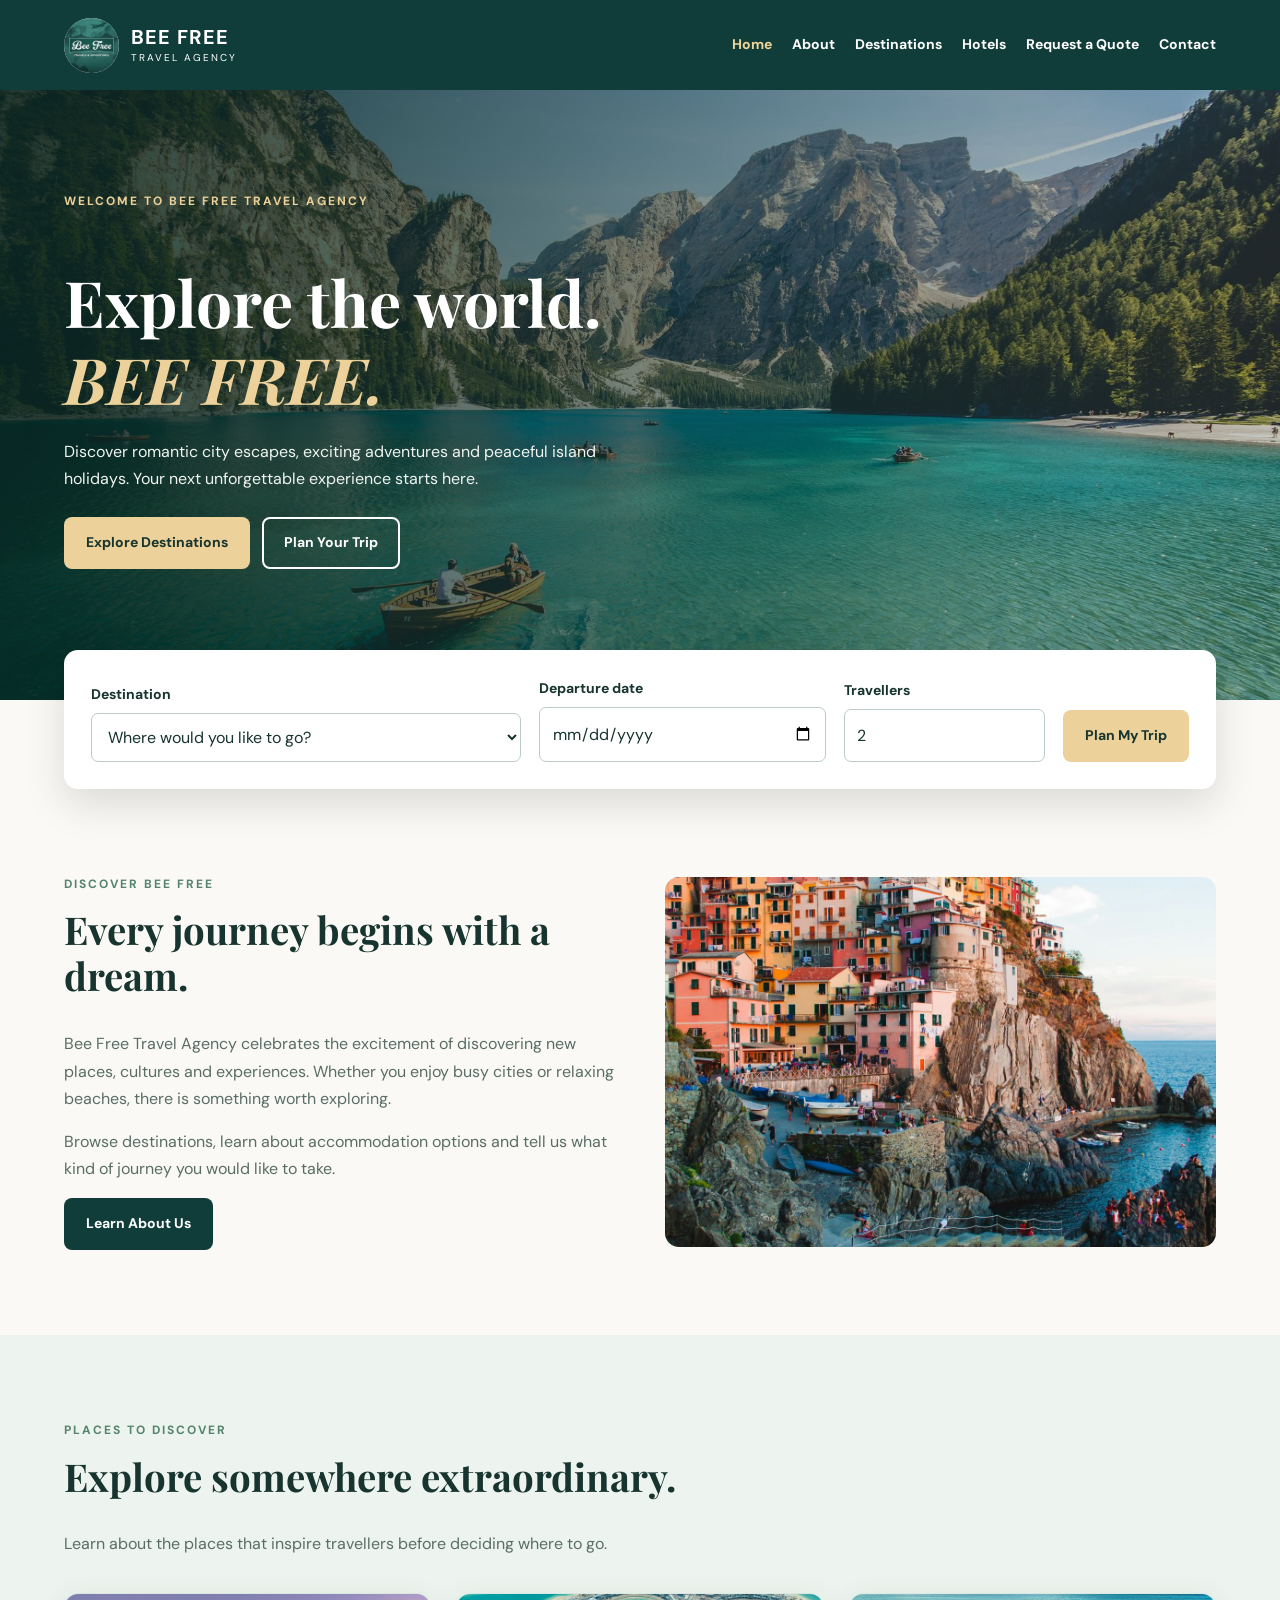
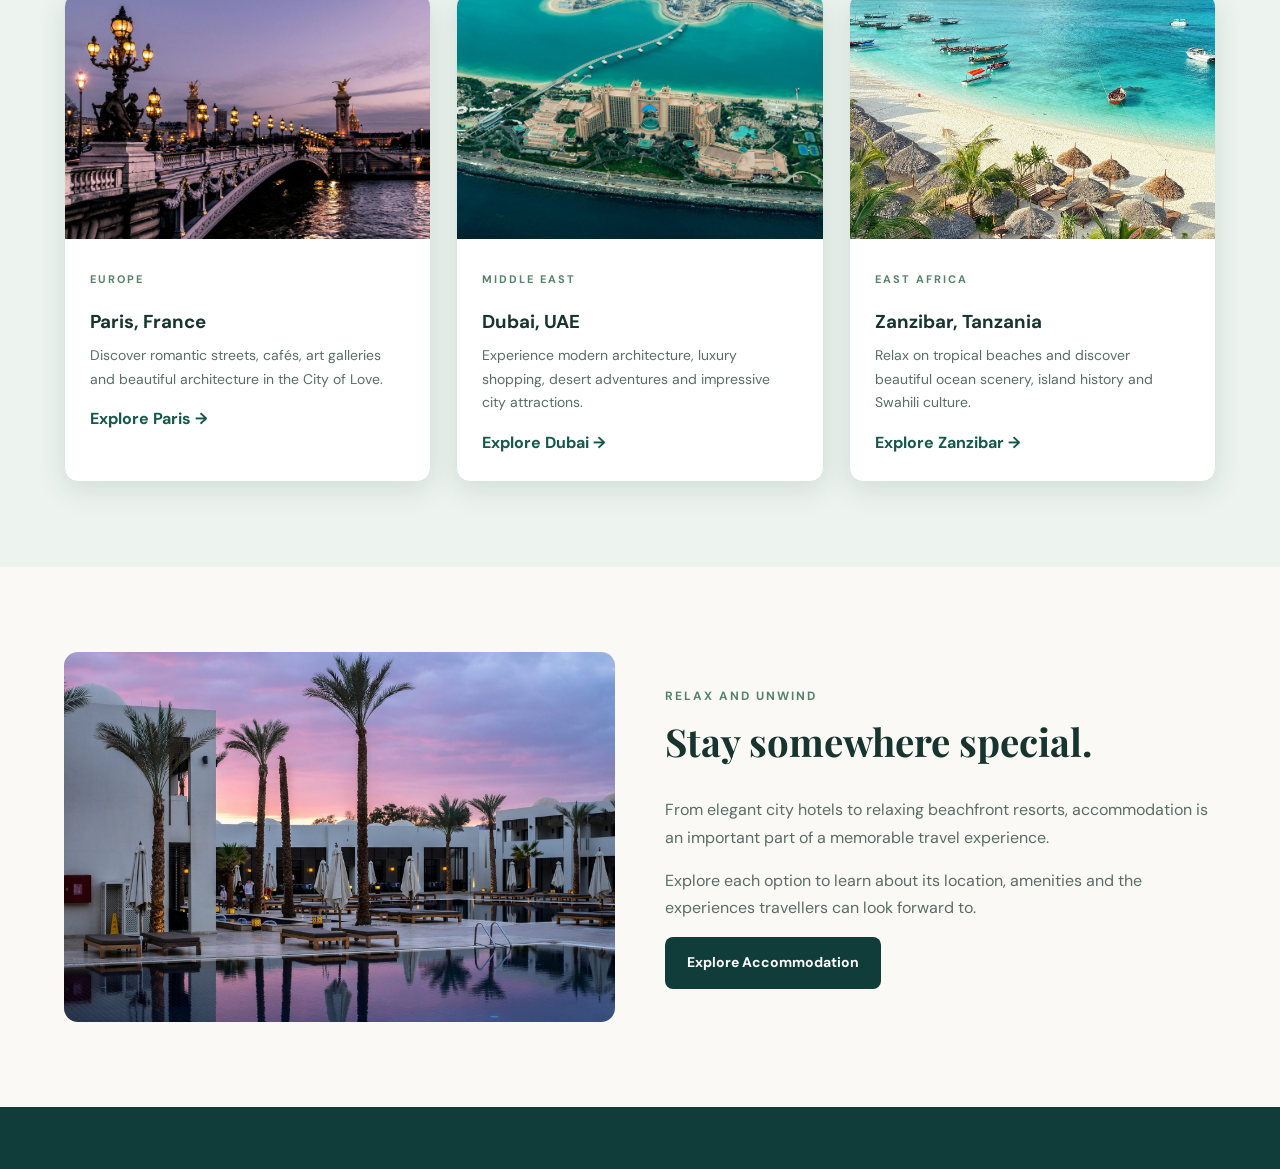
<file: index.html>
<!doctype html>
<!-- I tell the browser that this file uses HTML5. -->
<html lang="en">
  <!-- I set English as my website's main language. -->
  <head>
    <!-- I begin the information used to configure this page. -->
    <meta charset="UTF-8" />
    <!-- I allow the browser to display different text characters correctly. -->
    <meta name="viewport" content="width=device-width, initial-scale=1.0" />
    <!-- I make the page work on mobile screens. -->
    <meta http-equiv="refresh" content="0;url=CODE_STRUCTURE/Home.html" />
    <!-- I automatically open my actual Home page. -->
    <title>Bee Free Travel Agency</title>
    <!-- I give the browser tab a suitable title. -->
    <link rel="stylesheet" href="CSS_STYLE/STYLES.css" />
    <!-- I load the stylesheet using the correct path from the root folder. -->
  </head>
  <!-- I finish the page settings. -->
  <body>
    <!-- I begin the visible page content. -->
    <main class="wrap section center">
      <!-- I centre a fallback message for visitors whose browser does not redirect. -->
      <h1>Welcome to Bee Free Travel Agency</h1>
      <!-- I display the website's name. -->
      <p>Discover your next unforgettable journey.</p>
      <!-- I introduce the travel agency. -->
      <a class="btn btn-green" href="CODE_STRUCTURE/Home.html"
        >Open the website</a
      >
      <!-- I provide a working link if automatic redirection fails. -->
    </main>
    <!-- I finish the fallback content. -->
  </body>
  <!-- I finish the visible page. -->
</html>
<!-- I close the HTML document. -->
</file>
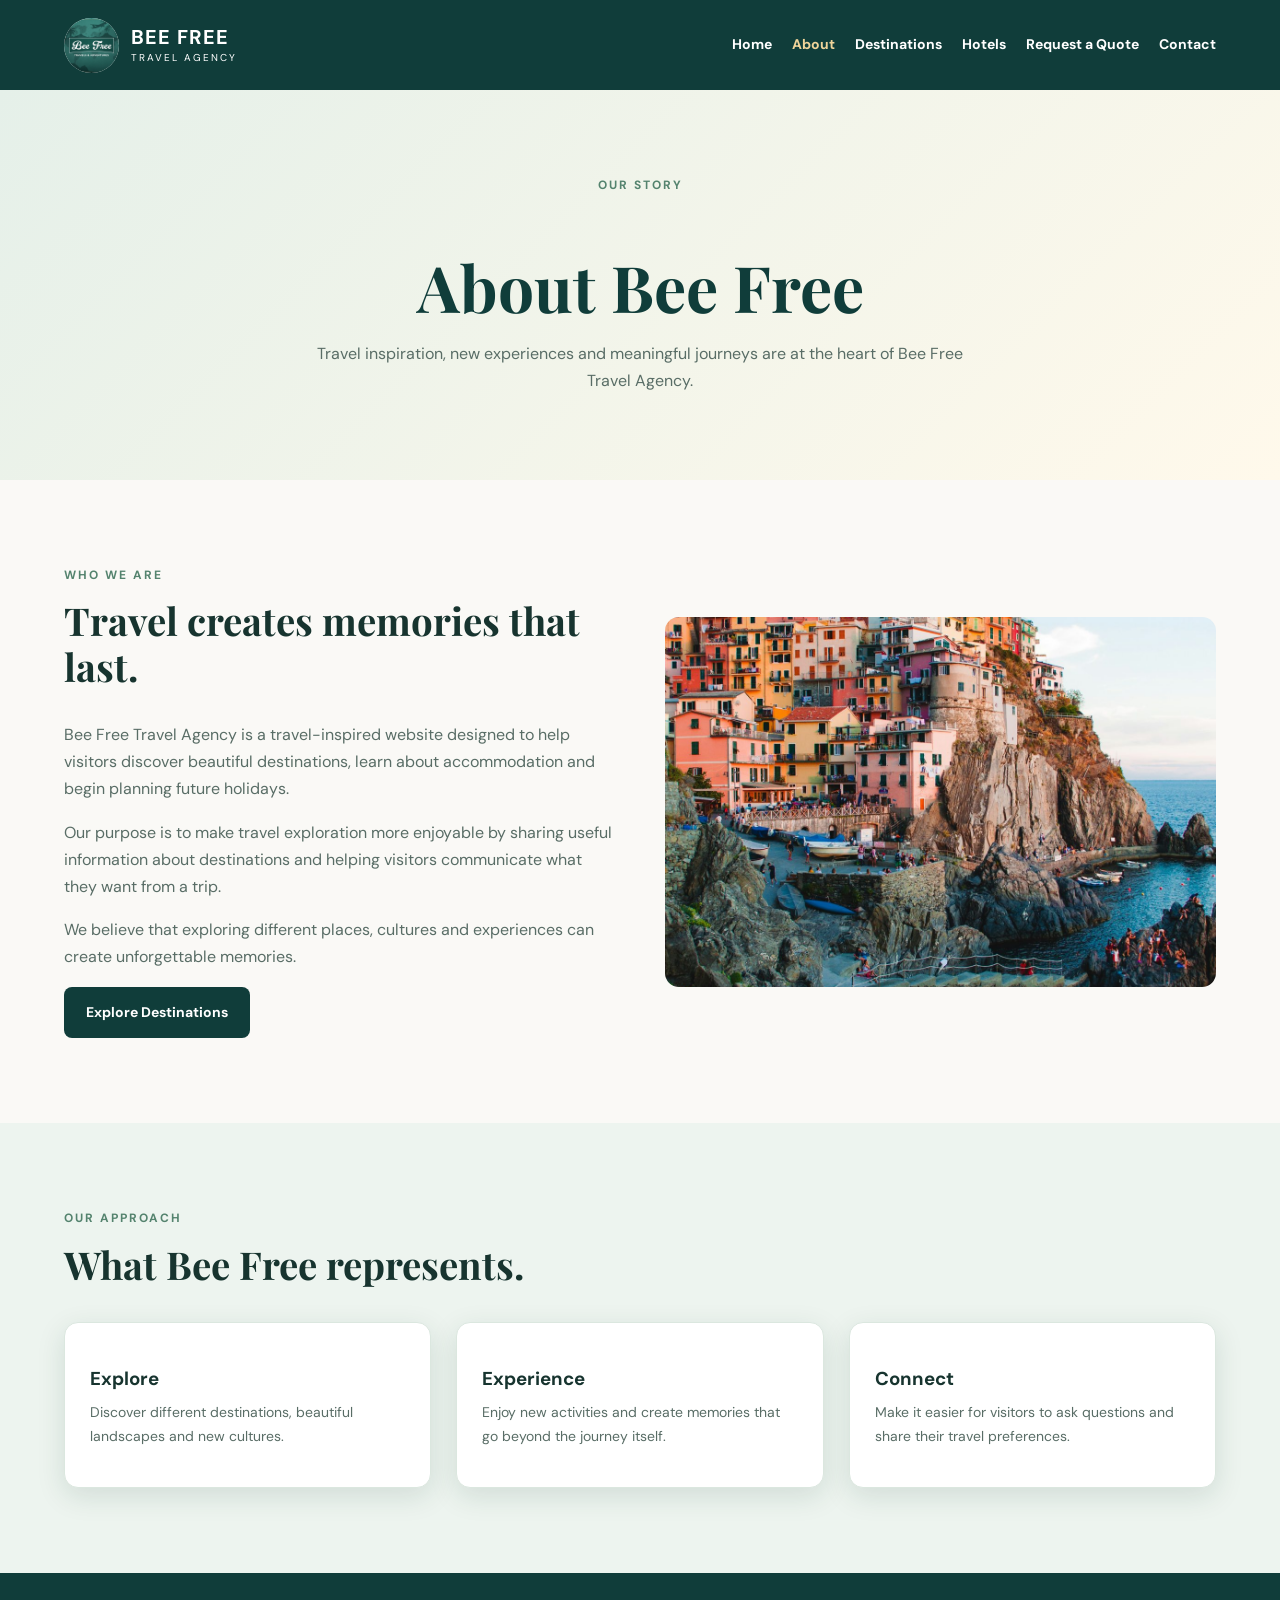
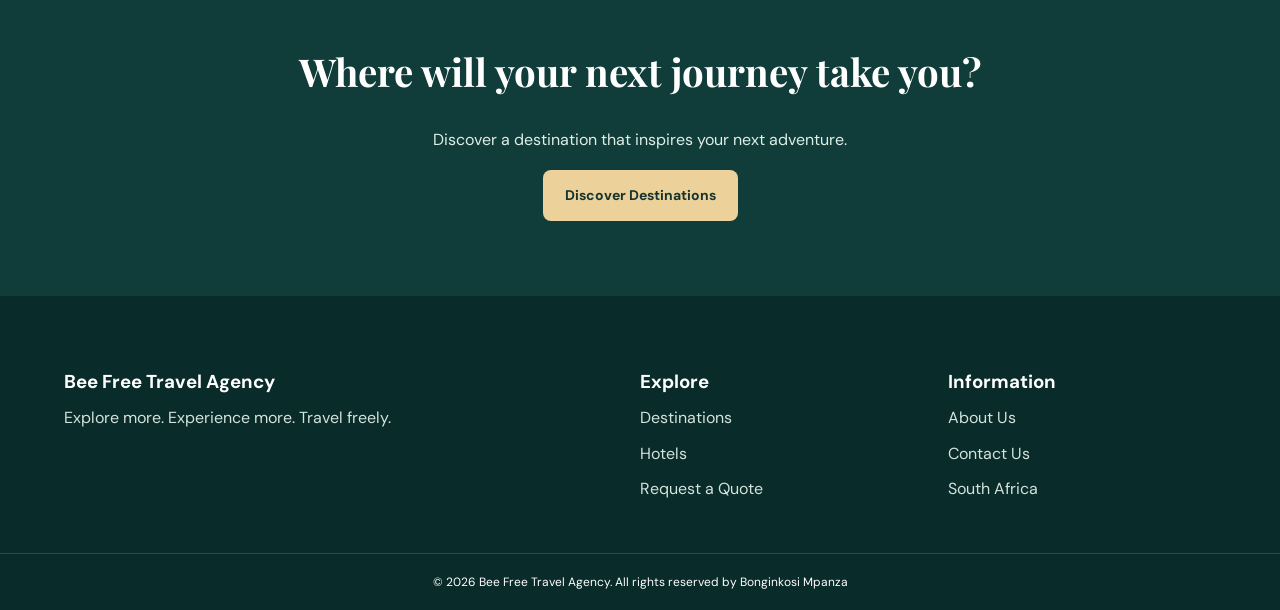
<file: CODE_STRUCTURE/about.html>
<!doctype html>
<html lang="en">
  <head>
    <meta charset="UTF-8" />
    <meta name="viewport" content="width=device-width, initial-scale=1.0" />
    <title>About Us | Bee Free Travel Agency</title>
    <!-- I created a unique SEO title for the About page. -->
    <meta
      name="description"
      content="Learn about Bee Free Travel Agency, our travel inspiration and our approach to exploring the world."
    />
    <!-- I explain this page to search engines. -->
    <link rel="stylesheet" href="../CSS_STYLE/STYLES.css" />
    <!-- I load the shared website styling. -->
    <script src="../CSS_STYLE/JS_main.js" defer></script>
    <!-- I load the mobile navigation functionality. -->
  </head>
  <!-- I finish the About page settings. -->
  <body>
    <!-- I begin the visible About page. -->
    <a class="skip-link" href="#mainContent">Skip to content</a>
    <!-- I provide an accessibility shortcut. -->

    <!-- ABOUT SECTION 1: HEADER -->
    <header class="site-header">
      <!-- I use the same header design as the Home page. -->
      <div class="wrap header-inner">
        <!-- I align the logo and navigation links. -->
        <a class="brand" href="Home.html">
          <!-- I make the agency logo lead to Home. -->
          <img
            src="IMAGES/BEE_FREE_LOGO.jpeg"
            alt="Bee Free Travel Agency logo"
          />
          <!-- I show the original logo. -->
          <span><strong>BEE FREE</strong><small>TRAVEL AGENCY</small></span>
          <!-- I show the business name. -->
        </a>
        <!-- I finish the logo link. -->
        <button
          id="menuButton"
          class="menu-toggle"
          type="button"
          aria-controls="mainNav"
          aria-expanded="false"
        >
          ☰ Menu
        </button>
        <!-- I add the mobile navigation button. -->
        <nav id="mainNav" class="nav" aria-label="Main navigation">
          <!-- I begin the site navigation. -->
          <a href="Home.html">Home</a>
          <!-- I link to Home. -->
          <a href="about.html" aria-current="page">About</a>
          <!-- I highlight the current About page. -->
          <a href="DESTINATION.html">Destinations</a>
          <!-- I link to destinations. -->
          <a href="hotel.html">Hotels</a>
          <!-- I link to accommodation. -->
          <a href="REQUEST_QUOTE.html">Request a Quote</a>
          <!-- I link to the travel form. -->
          <a href="contact.html">Contact</a>
          <!-- I link to the contact form. -->
        </nav>
        <!-- I finish the navigation. -->
      </div>
      <!-- I finish the header container. -->
    </header>
    <!-- I finish the header. -->

    <main id="mainContent">
      <!-- I begin the main About page. -->

      <!-- ABOUT SECTION 2: INTRODUCTION -->
      <section class="subhero">
        <!-- I create a soft page heading background. -->
        <div class="wrap">
          <!-- I centre the heading content. -->
          <p class="eyebrow">OUR STORY</p>
          <!-- I label the purpose of the page. -->
          <h1>About Bee Free</h1>
          <!-- I display the main page title. -->
          <p>
            Travel inspiration, new experiences and meaningful journeys are at
            the heart of Bee Free Travel Agency.
          </p>
          <!-- I introduce the agency. -->
        </div>
        <!-- I finish the heading content. -->
      </section>
      <!-- I finish the page introduction. -->

      <!-- ABOUT SECTION 3: OUR PURPOSE -->
      <section class="section wrap split">
        <!-- I arrange our story beside a travel photograph. -->
        <div>
          <!-- I begin the story content. -->
          <p class="eyebrow">WHO WE ARE</p>
          <!-- I introduce the agency's background. -->
          <h2>Travel creates memories that last.</h2>
          <!-- I give the section an inviting heading. -->
          <p>
            Bee Free Travel Agency is a travel-inspired website designed to help
            visitors discover beautiful destinations, learn about accommodation
            and begin planning future holidays.
          </p>
          <!-- I explain the business concept. -->
          <p>
            Our purpose is to make travel exploration more enjoyable by sharing
            useful information about destinations and helping visitors
            communicate what they want from a trip.
          </p>
          <!-- I explain the value of the website. -->
          <p>
            We believe that exploring different places, cultures and experiences
            can create unforgettable memories.
          </p>
          <!-- I explain the inspiration behind Bee Free. -->
          <a class="btn btn-green" href="DESTINATION.html"
            >Explore Destinations</a
          >
          <!-- I encourage visitors to browse available places. -->
        </div>
        <!-- I finish the story text. -->
        <img
          class="feature-photo"
          src="IMAGES/Home2.jpg"
          alt="Travel scenery representing exploration"
          loading="lazy"
        />
        <!-- I show an original travel photograph. -->
      </section>
      <!-- I finish the story section. -->

      <!-- ABOUT SECTION 4: OUR VALUES -->
      <section class="section soft">
        <!-- I use a light green background for the agency's values. -->
        <div class="wrap">
          <!-- I centre the values inside the website. -->
          <div class="section-title">
            <!-- I group the values heading and description. -->
            <p class="eyebrow">OUR APPROACH</p>
            <!-- I introduce the values. -->
            <h2>What Bee Free represents.</h2>
            <!-- I give this section a clear title. -->
          </div>
          <!-- I finish the values heading. -->
          <div class="cards">
            <!-- I arrange the three values into cards. -->
            <article class="card">
              <div class="card-body">
                <h3>Explore</h3>
                <p>
                  Discover different destinations, beautiful landscapes and new
                  cultures.
                </p>
              </div>
            </article>
            <!-- I explain our interest in exploring new places. -->
            <article class="card">
              <div class="card-body">
                <h3>Experience</h3>
                <p>
                  Enjoy new activities and create memories that go beyond the
                  journey itself.
                </p>
              </div>
            </article>
            <!-- I explain our focus on memorable experiences. -->
            <article class="card">
              <div class="card-body">
                <h3>Connect</h3>
                <p>
                  Make it easier for visitors to ask questions and share their
                  travel preferences.
                </p>
              </div>
            </article>
            <!-- I explain our focus on communication. -->
          </div>
          <!-- I finish the values cards. -->
        </div>
        <!-- I finish the values container. -->
      </section>
      <!-- I finish the values section. -->

      <!-- ABOUT SECTION 5: NEXT STEP -->
      <section class="cta">
        <!-- I invite visitors to continue exploring. -->
        <div class="wrap">
          <!-- I centre the final About page message. -->
          <h2>Where will your next journey take you?</h2>
          <!-- I encourage visitors to think about travel. -->
          <p>Discover a destination that inspires your next adventure.</p>
          <!-- I describe the next step. -->
          <a class="btn btn-gold" href="DESTINATION.html"
            >Discover Destinations</a
          >
          <!-- I link to the travel destinations. -->
        </div>
        <!-- I finish the final message. -->
      </section>
      <!-- I finish the call to action. -->
    </main>
    <!-- I finish the main About page. -->

    <!-- ABOUT SECTION 6: FOOTER -->
    <footer class="site-footer">
      <!-- I begin the website footer. -->
      <div class="wrap foot-grid">
        <!-- I arrange the footer into columns. -->
        <div>
          <h3>Bee Free Travel Agency</h3>
          <p>Explore more. Experience more. Travel freely.</p>
        </div>
        <!-- I show the business identity. -->
        <div>
          <h3>Explore</h3>
          <a href="DESTINATION.html">Destinations</a
          ><a href="hotel.html">Hotels</a
          ><a href="REQUEST_QUOTE.html">Request a Quote</a>
        </div>
        <!-- I provide quick travel links. -->
        <div>
          <h3>Information</h3>
          <a href="about.html">About Us</a><a href="contact.html">Contact Us</a>
          <p>South Africa</p>
        </div>
        <!-- I provide information links. -->
      </div>
      <!-- I finish the footer columns. -->
      <div class="copyright">
        © 2026 Bee Free Travel Agency. All rights reserved by Bonginkosi Mpanza
      </div>
      <!-- I display copyright information. -->
    </footer>
    <!-- I finish the footer. -->
  </body>
  <!-- I finish the About page body. -->
</html>
<!-- I finish the HTML document. -->
</file>
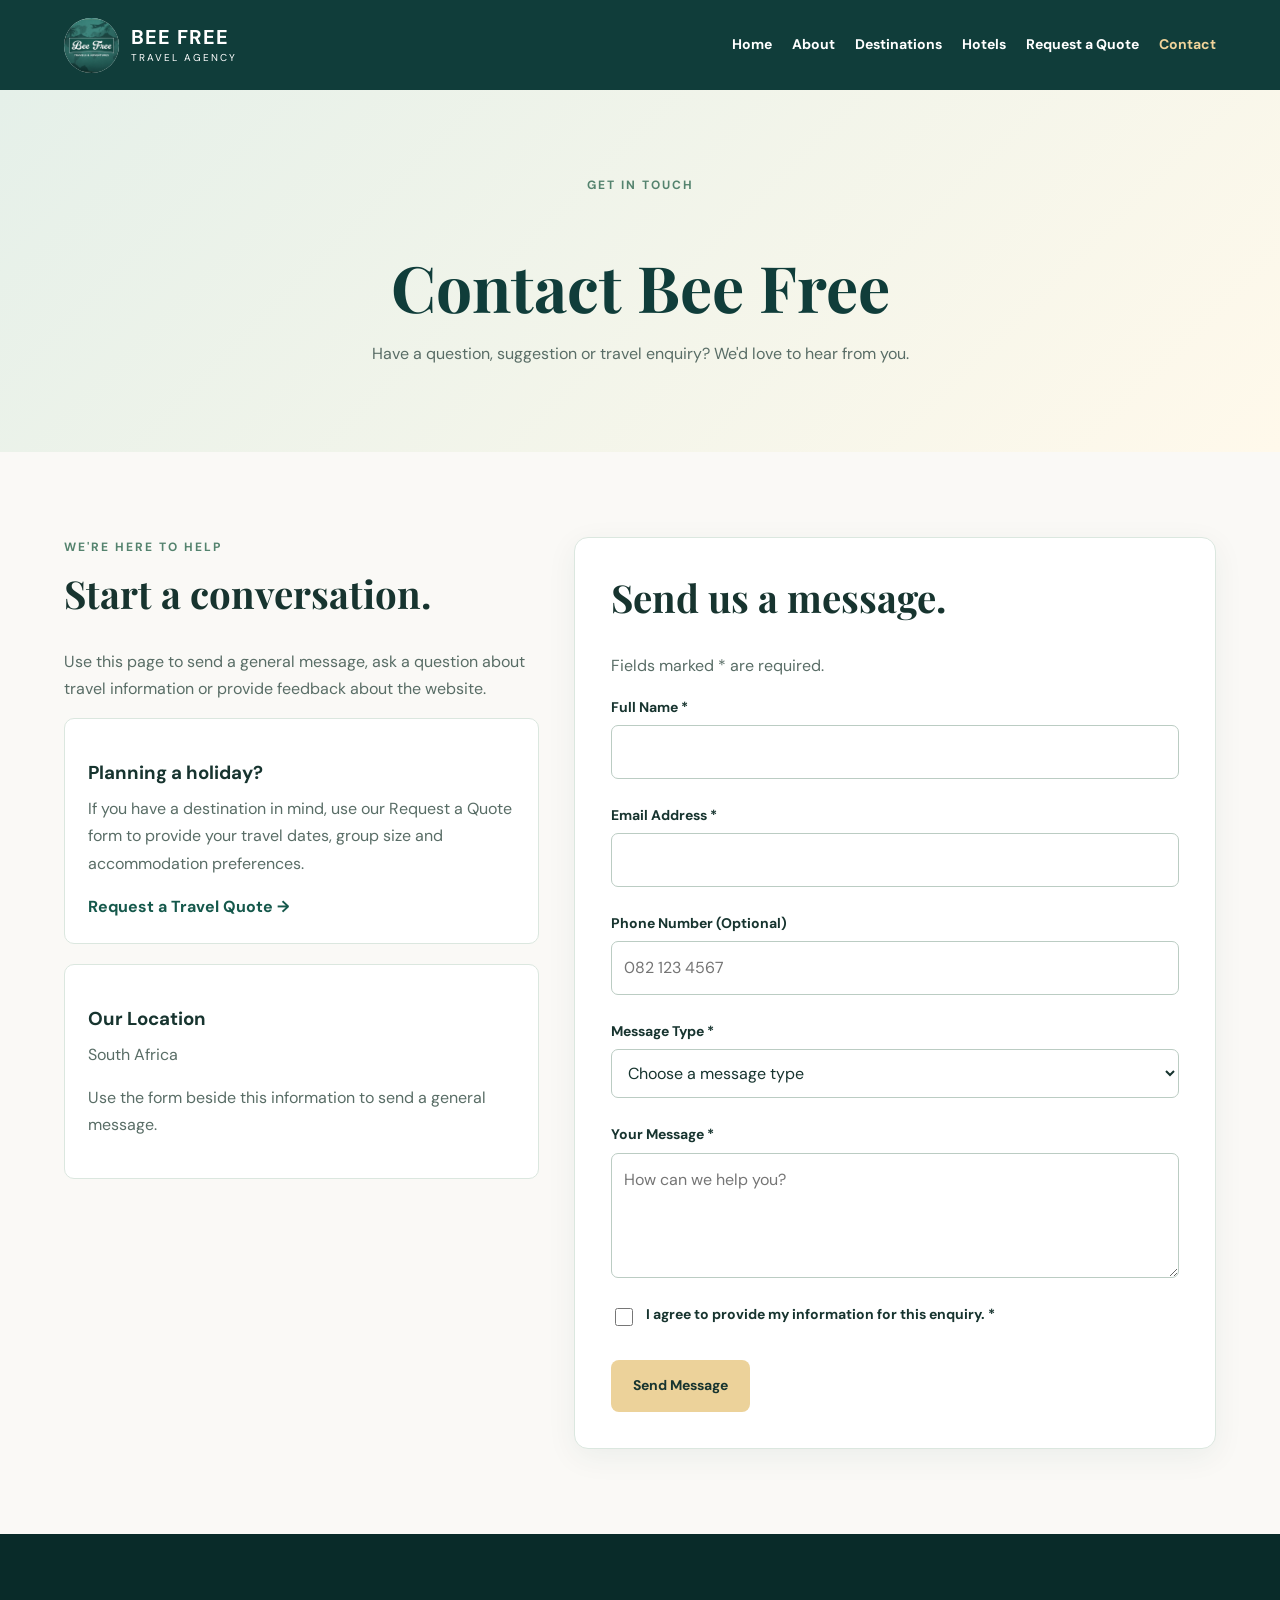
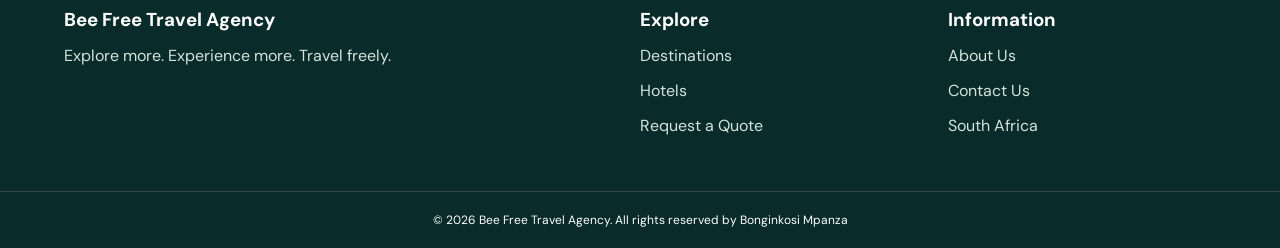
<file: CODE_STRUCTURE/contact.html>
<!doctype html>
<html lang="en">
  <head>
    <!-- I added the page settings so the Contact page works on different
         screen sizes. The title and description also help search engines
         understand the purpose of this page. -->
    <meta charset="UTF-8" />
    <meta name="viewport" content="width=device-width, initial-scale=1.0" />
    <title>Contact Us | Bee Free Travel Agency</title>
    <meta
      name="description"
      content="Contact Bee Free Travel Agency with general questions, travel information requests or website feedback."
    />
    <link rel="stylesheet" href="../CSS_STYLE/STYLES.css" />

    <!-- I use the same stylesheet and JavaScript file as the other pages
         to keep the design consistent and handle the menu and form. -->
    <script src="../CSS_STYLE/JS_main.js" defer></script>
  </head>

  <body>
    <a class="skip-link" href="#mainContent">Skip to content</a>

    <!-- I kept the same navigation across the website so visitors can find
         their way around easily. The menu button also helps on smaller screens. -->
    <header class="site-header">
      <div class="wrap header-inner">
        <a class="brand" href="Home.html">
          <img
            src="IMAGES/BEE_FREE_LOGO.jpeg"
            alt="Bee Free Travel Agency logo"
          />
          <span><strong>BEE FREE</strong><small>TRAVEL AGENCY</small></span>
        </a>
        <button
          id="menuButton"
          class="menu-toggle"
          type="button"
          aria-controls="mainNav"
          aria-expanded="false"
        >
          ☰ Menu
        </button>
        <nav id="mainNav" class="nav" aria-label="Main navigation">
          <a href="Home.html">Home</a>
          <a href="about.html">About</a>
          <a href="DESTINATION.html">Destinations</a>
          <a href="hotel.html">Hotels</a>
          <a href="REQUEST_QUOTE.html">Request a Quote</a>
          <a href="contact.html" aria-current="page">Contact</a>
        </nav>
      </div>
    </header>

    <main id="mainContent">
      <!-- I added a short introduction to make it clear that visitors can
           use this page for questions, suggestions or feedback. -->
      <section class="subhero">
        <div class="wrap">
          <p class="eyebrow">GET IN TOUCH</p>
          <h1>Contact Bee Free</h1>
          <p>
            Have a question, suggestion or travel enquiry? We'd love to hear
            from you.
          </p>
        </div>
      </section>

      <!-- I placed the contact information beside the form so visitors can
           choose between a general message and a more detailed travel enquiry. -->
      <section class="section wrap contact-cols">
        <div>
          <p class="eyebrow">WE'RE HERE TO HELP</p>
          <h2>Start a conversation.</h2>
          <p>
            Use this page to send a general message, ask a question about travel
            information or provide feedback about the website.
          </p>

          <div class="info-card">
            <!-- I included a link to the separate quote form because planning a
                 holiday requires more details than a general contact message. -->
            <h3>Planning a holiday?</h3>
            <p>
              If you have a destination in mind, use our Request a Quote form to
              provide your travel dates, group size and accommodation
              preferences.
            </p>
            <a class="text-link" href="REQUEST_QUOTE.html"
              >Request a Travel Quote →</a
            >
          </div>

          <div class="info-card">
            <!-- I kept the location information general instead of showing a
                 street address that has not been confirmed. -->
            <h3>Our Location</h3>
            <p>South Africa</p>
            <p>
              Use the form beside this information to send a general message.
            </p>
          </div>
        </div>

        <!-- I created this form for general questions and website feedback.
             The required fields help collect enough detail to respond properly. -->
        <div class="form-panel">
          <h2>Send us a message.</h2>
          <p>Fields marked * are required.</p>
          <form
            id="contactForm"
            action="https://formsubmit.co/ajax/ST10503795@myemeris.edu.za"
            method="post"
            novalidate
          >
            <!-- I used a form submission service rather than building a backend.
                 The example email must be replaced with a verified real address
                 before the form can receive messages. -->
            <input
              type="hidden"
              name="_subject"
              value="Bee Free Contact Message"
            />

            <div class="field">
              <label for="contactName">Full Name *</label>
              <input
                id="contactName"
                name="name"
                type="text"
                minlength="2"
                maxlength="80"
                autocomplete="name"
                required
              />
              <small id="contactNameError" class="err"></small>
            </div>

            <div class="field">
              <label for="contactEmail">Email Address *</label>
              <input
                id="contactEmail"
                name="email"
                type="email"
                autocomplete="email"
                required
              />
              <small id="contactEmailError" class="err"></small>
            </div>

            <div class="field">
              <label for="contactPhone">Phone Number (Optional)</label>
              <input
                id="contactPhone"
                name="phone"
                type="tel"
                pattern="[+0-9 ()-]{9,20}"
                maxlength="20"
                placeholder="082 123 4567"
              />
              <small id="contactPhoneError" class="err"></small>
            </div>

            <div class="field">
              <!-- I added message categories so visitors can explain what their
                   enquiry is about before writing the full message. -->
              <label for="contactType">Message Type *</label>
              <select id="contactType" name="messageType" required>
                <option value="">Choose a message type</option>
                <option value="General enquiry">General Enquiry</option>
                <option value="Travel information">Travel Information</option>
                <option value="Website feedback">Website Feedback</option>
              </select>
              <small id="contactTypeError" class="err"></small>
            </div>

            <div class="field">
              <label for="contactMessage">Your Message *</label>
              <textarea
                id="contactMessage"
                name="message"
                minlength="10"
                maxlength="1500"
                placeholder="How can we help you?"
                required
              ></textarea>
              <small id="contactMessageError" class="err"></small>
            </div>

            <div class="field">
              <!-- I made consent required so visitors agree to share their
                   information before they submit the form. -->
              <label class="checkbox-line" for="contactConsent">
                <input
                  id="contactConsent"
                  name="consent"
                  type="checkbox"
                  value="Yes"
                  required
                />
                <span
                  >I agree to provide my information for this enquiry. *</span
                >
              </label>
              <small id="contactConsentError" class="err"></small>
            </div>

            <button class="btn btn-gold" type="submit">Send Message</button>
            <p
              id="contactStatus"
              class="feedback"
              role="status"
              aria-live="polite"
              hidden
            ></p>
            <!-- I included a feedback area so visitors can see validation
                 messages or an update after trying to send their enquiry. -->
          </form>
        </div>
      </section>
    </main>

    <!-- I reused the footer from the other pages so the website stays
         consistent and visitors can quickly reach the main sections. -->
    <footer class="site-footer">
      <div class="wrap foot-grid">
        <div>
          <h3>Bee Free Travel Agency</h3>
          <p>Explore more. Experience more. Travel freely.</p>
        </div>
        <div>
          <h3>Explore</h3>
          <a href="DESTINATION.html">Destinations</a
          ><a href="hotel.html">Hotels</a
          ><a href="REQUEST_QUOTE.html">Request a Quote</a>
        </div>
        <div>
          <h3>Information</h3>
          <a href="about.html">About Us</a><a href="contact.html">Contact Us</a>
          <p>South Africa</p>
        </div>
      </div>
      <div class="copyright">
        © 2026 Bee Free Travel Agency. All rights reserved by Bonginkosi Mpanza
      </div>
    </footer>
  </body>
</html>
</file>
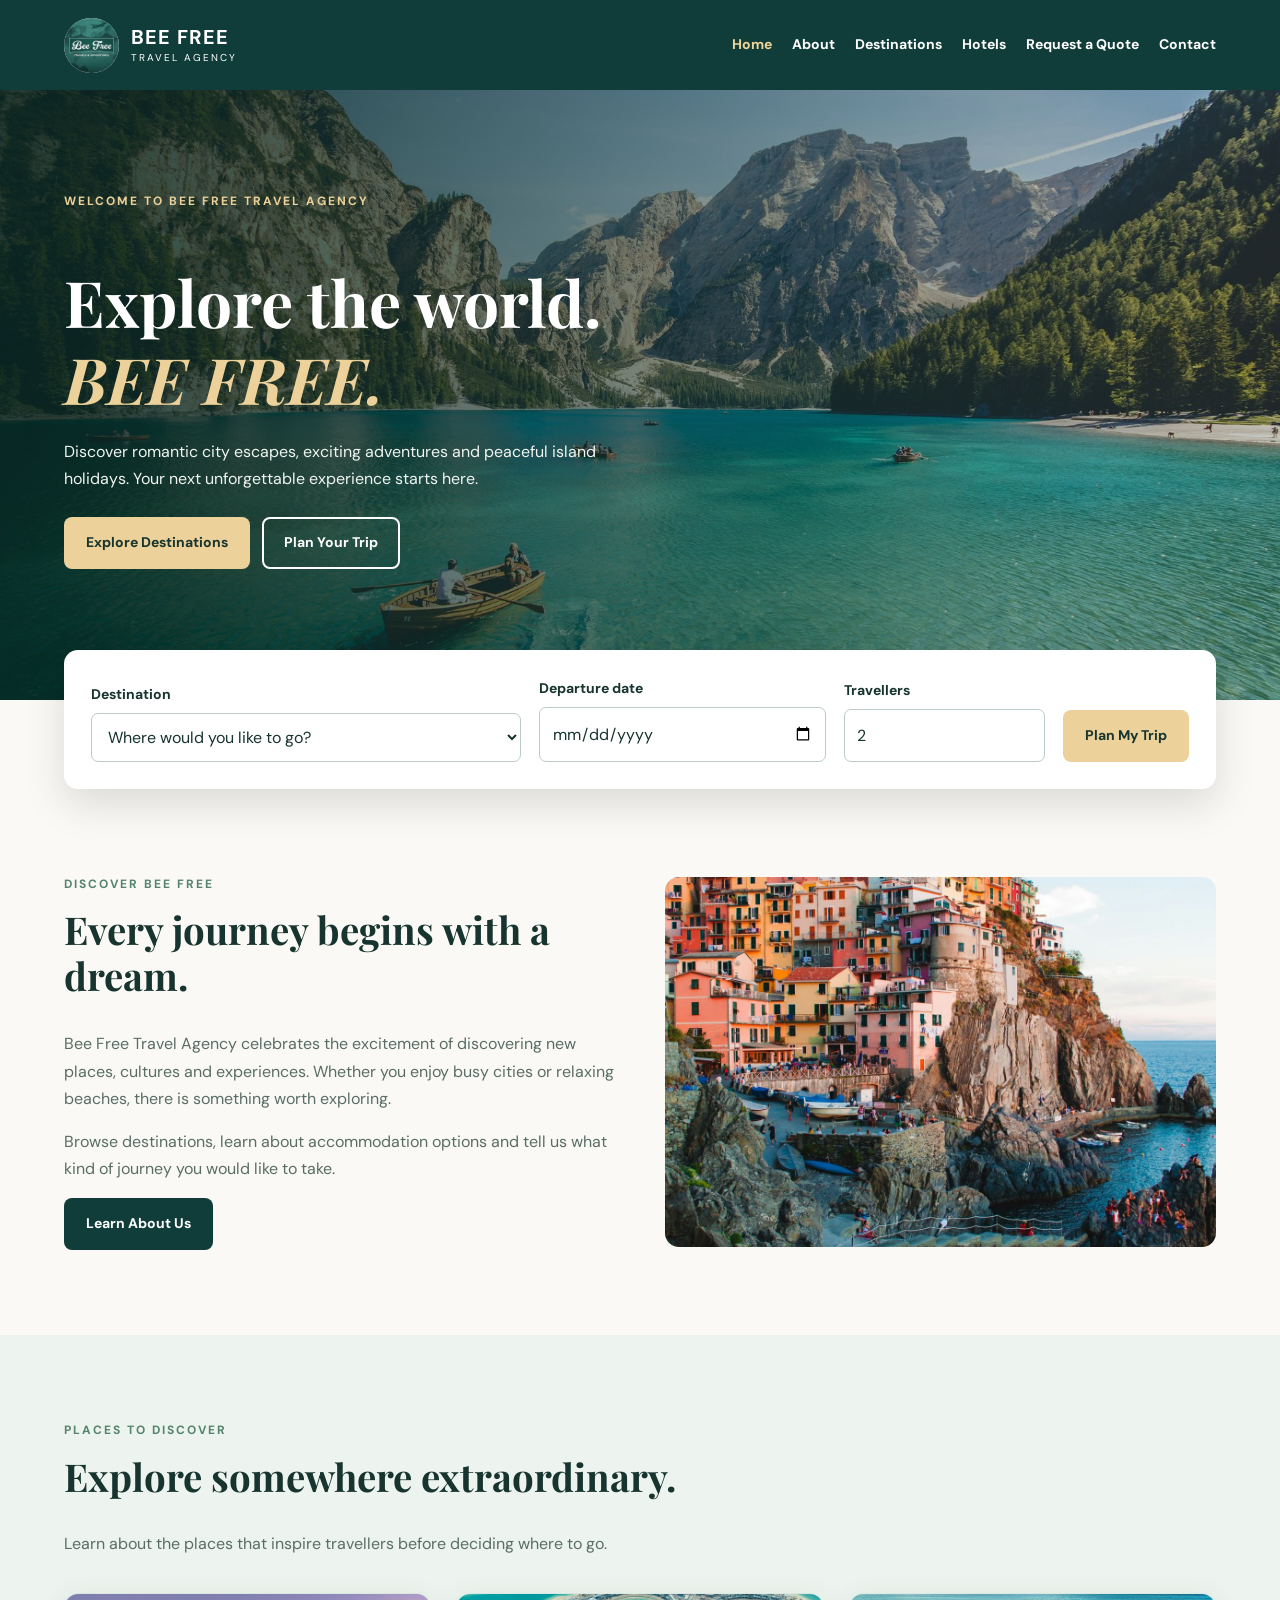
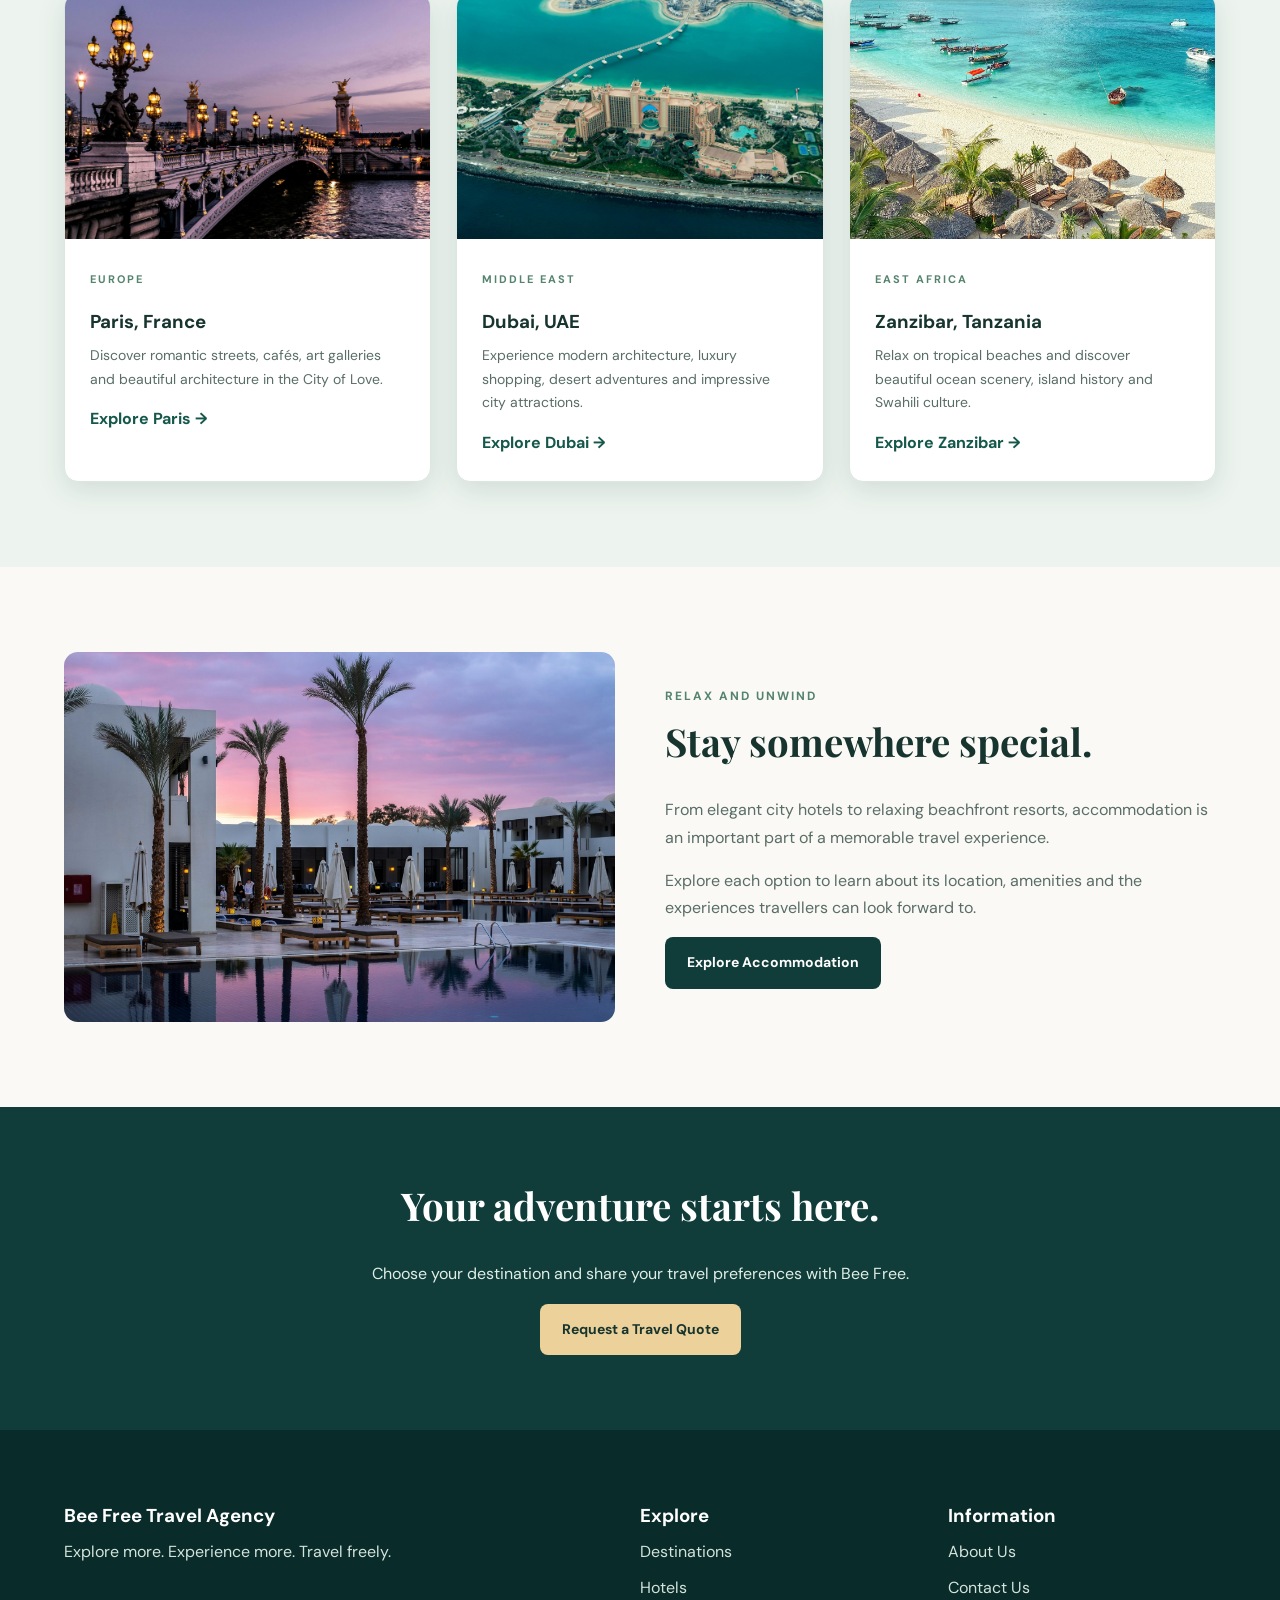
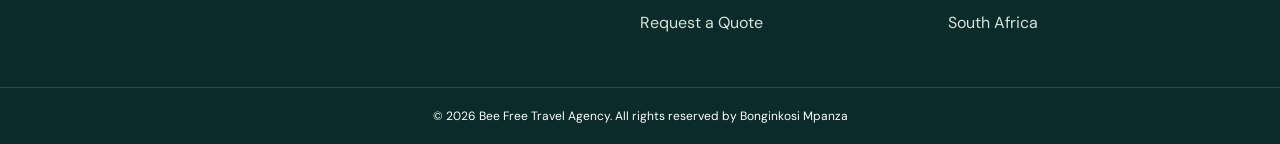
<file: CODE_STRUCTURE/Home.html>
<!doctype html>
<html lang="en">
  <head>
    <meta charset="UTF-8" />
    <meta name="viewport" content="width=device-width, initial-scale=1.0" />
    <!-- I supported the mobile screens. -->
    <title>Bee Free Travel Agency | Explore the World</title>
    <!-- I give the Home page a descriptive SEO title. -->
    <meta
      name="description"
      content="Explore Paris, Dubai and Zanzibar and discover holiday accommodation with Bee Free Travel Agency."
    />
    <!-- I summarise the page for search engines. -->
    <link rel="stylesheet" href="../CSS_STYLE/STYLES.css" />
    <!-- I load my shared CSS from the parent folder. -->
    <script src="../CSS_STYLE/JS_main.js" defer></script>
    <!-- I load my shared JavaScript after HTML parsing. -->
  </head>
  <!-- I finish the page settings. -->
  <body>
    <!-- I begin the visible Home page. -->
    <a class="skip-link" href="#mainContent">Skip to content</a>
    <!-- I make navigation easier for keyboard users. -->

    <!-- HOME SECTION 1: HEADER AND NAVIGATION -->
    <header class="site-header">
      <!-- I create the same header used across all pages. -->
      <div class="wrap header-inner">
        <!-- I align the logo and navigation inside a centred container. -->
        <a class="brand" href="Home.html">
          <!-- I make the logo lead visitors back to Home. -->
          <img
            src="IMAGES/BEE_FREE_LOGO.jpeg"
            alt="Bee Free Travel Agency logo"
          />
          <!-- I display my original business logo. -->
          <span><strong>BEE FREE</strong><small>TRAVEL AGENCY</small></span>
          <!-- I display the agency's name and tagline. -->
        </a>
        <!-- I finish the logo link. -->
        <button
          id="menuButton"
          class="menu-toggle"
          type="button"
          aria-controls="mainNav"
          aria-expanded="false"
        >
          ☰ Menu
        </button>
        <!-- I add a mobile menu button. -->
        <nav id="mainNav" class="nav" aria-label="Main navigation">
          <!-- I group the six website links. -->
          <a href="Home.html" aria-current="page">Home</a>
          <!-- I mark Home as the active page. -->
          <a href="about.html">About</a>
          <!-- I link to the About page. -->
          <a href="DESTINATION.html">Destinations</a>
          <!-- I link to the destination listings. -->
          <a href="hotel.html">Hotels</a>
          <!-- I link to the accommodation page. -->
          <a href="REQUEST_QUOTE.html">Request a Quote</a>
          <!-- I link to the travel enquiry form. -->
          <a href="contact.html">Contact</a>
          <!-- I link to the general contact form. -->
        </nav>
        <!-- finish the navigation links. -->
      </div>
      <!-- finish the header container. -->
    </header>
    <!-- finish the shared header. -->

    <main id="mainContent">
      <!-- I begin the main Home page information. -->

      <!-- HOME SECTION 2: TRAVEL BANNER -->
      <section class="hero">
        <!-- I display the large travel photograph defined in CSS. -->
        <div class="wrap hero-content">
          <!-- I kept the banner text aligned with the rest of the website. -->
          <p class="eyebrow">WELCOME TO BEE FREE TRAVEL AGENCY</p>
          <!-- I also introduce the business above the headline. -->
          <h1>Explore the world.<br /><em>BEE FREE.</em></h1>
          <!-- I displayed the main marketing message. -->
          <p>
            Discover romantic city escapes, exciting adventures and peaceful
            island holidays. Your next unforgettable experience starts here.
          </p>
          <!-- here i explained what visitors can explore. -->
          <div class="hero-actions">
            <!-- I group the two main banner actions. -->
            <a class="btn btn-gold" href="DESTINATION.html"
              >Explore Destinations</a
            >
            <!-- to let visitors browse the destinations. -->
            <a class="btn btn-outline" href="REQUEST_QUOTE.html"
              >Plan Your Trip</a
            >
            <!-- I give visitors a direct quotation option. -->
          </div>
          <!-- finish the banner buttons. -->
        </div>
        <!-- finish the banner content. -->
      </section>
      <!--  finish the Home hero. -->

      <!-- HOME SECTION 3: INTERACTIVE TRIP SELECTOR -->
      <section class="wrap booking-wrap">
        <!-- I position my travel search partly over the banner. -->
        <form class="booking-form" action="REQUEST_QUOTE.html" method="get">
          <!-- I send the selected details to the quote page through the URL. -->
          <div class="field">
            <!-- I group the destination label and dropdown. -->
            <label for="homeDestination">Destination</label>
            <!-- I identify the destination dropdown. -->
            <select id="homeDestination" name="destination" required>
              <!-- I require the visitor to choose a place. -->
              <option value="">Where would you like to go?</option>
              <!-- I provide the initial prompt. -->
              <option value="Paris">Paris, France</option>
              <!-- I offer Paris. -->
              <option value="Dubai">Dubai, UAE</option>
              <!-- I offer Dubai. -->
              <option value="Zanzibar">Zanzibar, Tanzania</option>
              <!-- I offer Zanzibar. -->
            </select>
            <!-- I finish the destination dropdown. -->
          </div>
          <!-- I finish the destination field. -->
          <div class="field">
            <!-- I group the travel date controls. -->
            <label for="homeDate">Departure date</label>
            <!-- I identify the departure date. -->
            <input id="homeDate" name="departure" type="date" required />
            <!-- I allow visitors to choose their intended departure date. -->
          </div>
          <!--  finish the date field. -->
          <div class="field">
            <!-- I group the traveller count controls. -->
            <label for="homeTravellers">Travellers</label>
            <!--  identified the traveller count. -->
            <input
              id="homeTravellers"
              name="travellers"
              type="number"
              min="1"
              max="20"
              value="2"
              required
            />
            <!-- I limit travellers to 1 through 20. -->
          </div>
          <!-- I finish the travellers field. -->
          <button class="btn btn-gold" type="submit">Plan My Trip</button>
          <!-- I open the quotation form using the selected information. -->
        </form>
        <!-- I finish the quick trip selector. -->
      </section>
      <!-- I finish the booking section. -->

      <!-- HOME SECTION 4: INTRODUCTION TO BEE FREE -->
      <section class="section wrap split">
        <!-- I arrange an introduction beside a photograph. -->
        <div>
          <!-- I begin the written introduction. -->
          <p class="eyebrow">DISCOVER BEE FREE</p>
          <!-- I introduce this part of the page. -->
          <h2>Every journey begins with a dream.</h2>
          <!-- I create an inviting section heading. -->
          <p>
            Bee Free Travel Agency celebrates the excitement of discovering new
            places, cultures and experiences. Whether you enjoy busy cities or
            relaxing beaches, there is something worth exploring.
          </p>
          <!-- I explain the travel agency's purpose. -->
          <p>
            Browse destinations, learn about accommodation options and tell us
            what kind of journey you would like to take.
          </p>
          <!-- I tell visitors what they can do next. -->
          <a class="btn btn-green" href="about.html">Learn About Us</a>
          <!-- I provide a link to more information about the agency. -->
        </div>
        <!--  finished the written introduction. -->
        <img
          class="feature-photo"
          src="IMAGES/Home2.jpg"
          alt="Scenic travel photograph representing adventure"
          loading="lazy"
        />
        <!--  displayed an original image from the previous project. -->
      </section>
      <!-- I finish the introduction section. -->

      <!-- HOME SECTION 5: FEATURED DESTINATIONS -->
      <section class="section soft">
        <!-- I use a soft background to highlight featured places. -->
        <div class="wrap">
          <!-- I kept the cards aligned with the website. -->
          <div class="section-title">
            <!-- I grouped the section heading and description. -->
            <p class="eyebrow">PLACES TO DISCOVER</p>
            <!-- I labeled this section. -->
            <h2>Explore somewhere extraordinary.</h2>
            <!-- I introduce the featured destinations. -->
            <p>
              Learn about the places that inspire travellers before deciding
              where to go.
            </p>
            <!-- I explain why visitors should explore the cards. -->
          </div>
          <!-- I finish the section introduction. -->
          <div class="cards">
            <!-- I displayed the three featured destinations in a grid. -->

            <article class="card">
              <!-- I begin the Paris destination card. -->
              <img
                src="IMAGES/Paris_destination.jpg"
                alt="Travel photograph of Paris"
                loading="lazy"
              />
              <!-- I displayed the Paris photograph. -->
              <div class="card-body">
                <!-- I begin the Paris description. -->
                <span class="tag">EUROPE</span>
                <!-- here we  identify Paris's region. -->
                <h3>Paris, France</h3>
                <!-- display the destination name. -->
                <p>
                  Discover romantic streets, cafés, art galleries and beautiful
                  architecture in the City of Love.
                </p>
                <!-- I give a short description of Paris. -->
                <a class="text-link" href="DESTINATION.html#parisDetails"
                  >Explore Paris →</a
                >
                <!-- I open the detailed Paris information on the Destinations page. -->
              </div>
              <!-- I finish the Paris description. -->
            </article>
            <!-- I finish the Paris card. -->

            <article class="card">
              <!-- I begin with the Dubai destination card. -->
              <img
                src="IMAGES/Dubai_destination.jpg"
                alt="Travel photograph of Dubai"
                loading="lazy"
              />
              <!-- I displayed  Dubai's  photograph here . -->
              <div class="card-body">
                <!--    Dubai description. -->
                <span class="tag">MIDDLE EAST</span>
                <!-- identified Dubai's region. -->
                <h3>Dubai, UAE</h3>
                <!-- displayed the destination name. -->
                <p>
                  Experience modern architecture, luxury shopping, desert
                  adventures and impressive city attractions.
                </p>
                <!-- I give a short description of Dubai. -->
                <a class="text-link" href="DESTINATION.html#dubaiDetails"
                  >Explore Dubai →</a
                >
                <!-- here is when we open the detailed Dubai information. -->
              </div>
              <!--  finished the Dubai description. -->
            </article>
            <!-- I finish the Dubai card. -->

            <article class="card">
              <!--  began the Zanzibar destination card. -->
              <img
                src="IMAGES/zanzibar_destination.jpg"
                alt="Tropical beach in Zanzibar"
                loading="lazy"
              />
              <!-- I displayed the Zanzibar's original image. -->
              <div class="card-body">
                <!-- here we begin  Zanzibar description. -->
                <span class="tag">EAST AFRICA</span>
                <!-- I identify Zanzibar's region. -->
                <h3>Zanzibar, Tanzania</h3>
                <!-- I display the destination name. -->
                <p>
                  Relax on tropical beaches and discover beautiful ocean
                  scenery, island history and Swahili culture.
                </p>
                <!--  gave a short description of Zanzibar. -->
                <a class="text-link" href="DESTINATION.html#zanzibarDetails"
                  >Explore Zanzibar →</a
                >
                <!-- I open the detailed Zanzibar information. -->
              </div>
              <!-- finished the Zanzibar description. -->
            </article>
            <!--  finished the Zanzibar card. -->
          </div>
          <!-- finished the featured destination grid. -->
        </div>
        <!--  finished the destination container. -->
      </section>
      <!-- finished the featured destination section. -->

      <!-- HOME SECTION 6: ACCOMMODATION FEATURE -->
      <section class="section wrap split">
        <!-- I created a second image-and-text section. -->
        <img
          class="feature-photo"
          src="IMAGES/Hotel.jpg"
          alt="Comfortable holiday accommodation"
          loading="lazy"
        />
        <!-- I also  displayed an original accommodation photograph. -->
        <div>
          <!-- I begann the accommodation description. -->
          <p class="eyebrow">RELAX AND UNWIND</p>
          <!-- I introduced the accommodation topic. -->
          <h2>Stay somewhere special.</h2>
          <!-- I created a heading for the hotel section. -->
          <p>
            From elegant city hotels to relaxing beachfront resorts,
            accommodation is an important part of a memorable travel experience.
          </p>
          <!-- here is when i  explain the different accommodation styles. -->
          <p>
            Explore each option to learn about its location, amenities and the
            experiences travellers can look forward to.
          </p>
          <!-- I explained what the Hotels page contains. -->
          <a class="btn btn-green" href="hotel.html">Explore Accommodation</a>
          <!-- I link to detailed hotel descriptions. -->
        </div>
        <!-- I finished the accommodation description. -->
      </section>
      <!-- I finished the accommodation feature. -->

      <!-- HOME SECTION 7: CALL TO ACTION -->
      <section class="cta">
        <!-- I created a final invitation to plan a holiday. -->
        <div class="wrap">
          <!-- I centred the call-to-action content. -->
          <h2>Your adventure starts here.</h2>
          <!-- I displayed an encouraging heading. -->
          <p>
            Choose your destination and share your travel preferences with Bee
            Free.
          </p>
          <!-- I explained the next step. -->
          <a class="btn btn-gold" href="REQUEST_QUOTE.html"
            >Request a Travel Quote</a
          >
          <!-- I open the travel enquiry form. -->
        </div>
        <!--  finished the CTA content. -->
      </section>
      <!--  finished the CTA section. -->
    </main>
    <!--  finished the main Home page content. -->

    <!-- HOME SECTION 8: FOOTER -->
    <footer class="site-footer">
      <!-- i began the shared footer. -->
      <div class="wrap foot-grid">
        <!-- I arranged the footer information into three columns. -->
        <div>
          <h3>Bee Free Travel Agency</h3>
          <p>Explore more. Experience more. Travel freely.</p>
        </div>
        <!-- I displayed the agency name and tagline. -->
        <div>
          <h3>Explore</h3>
          <a href="DESTINATION.html">Destinations</a
          ><a href="hotel.html">Hotels</a
          ><a href="REQUEST_QUOTE.html">Request a Quote</a>
        </div>
        <!-- I add useful travel links. -->
        <div>
          <h3>Information</h3>
          <a href="about.html">About Us</a><a href="contact.html">Contact Us</a>
          <p>South Africa</p>
        </div>
        <!-- I included the information pages. -->
      </div>
      <!-- I finished the footer columns. -->
      <div class="copyright">
        © 2026 Bee Free Travel Agency. All rights reserved by Bonginkosi Mpanza
      </div>
      <!-- I added the project copyright information. -->
    </footer>
    <!-- I finished the shared footer. -->
  </body>
  <!-- I finished the Home page body. -->
</html>
<!-- I finished the HTML document. -->
</file>
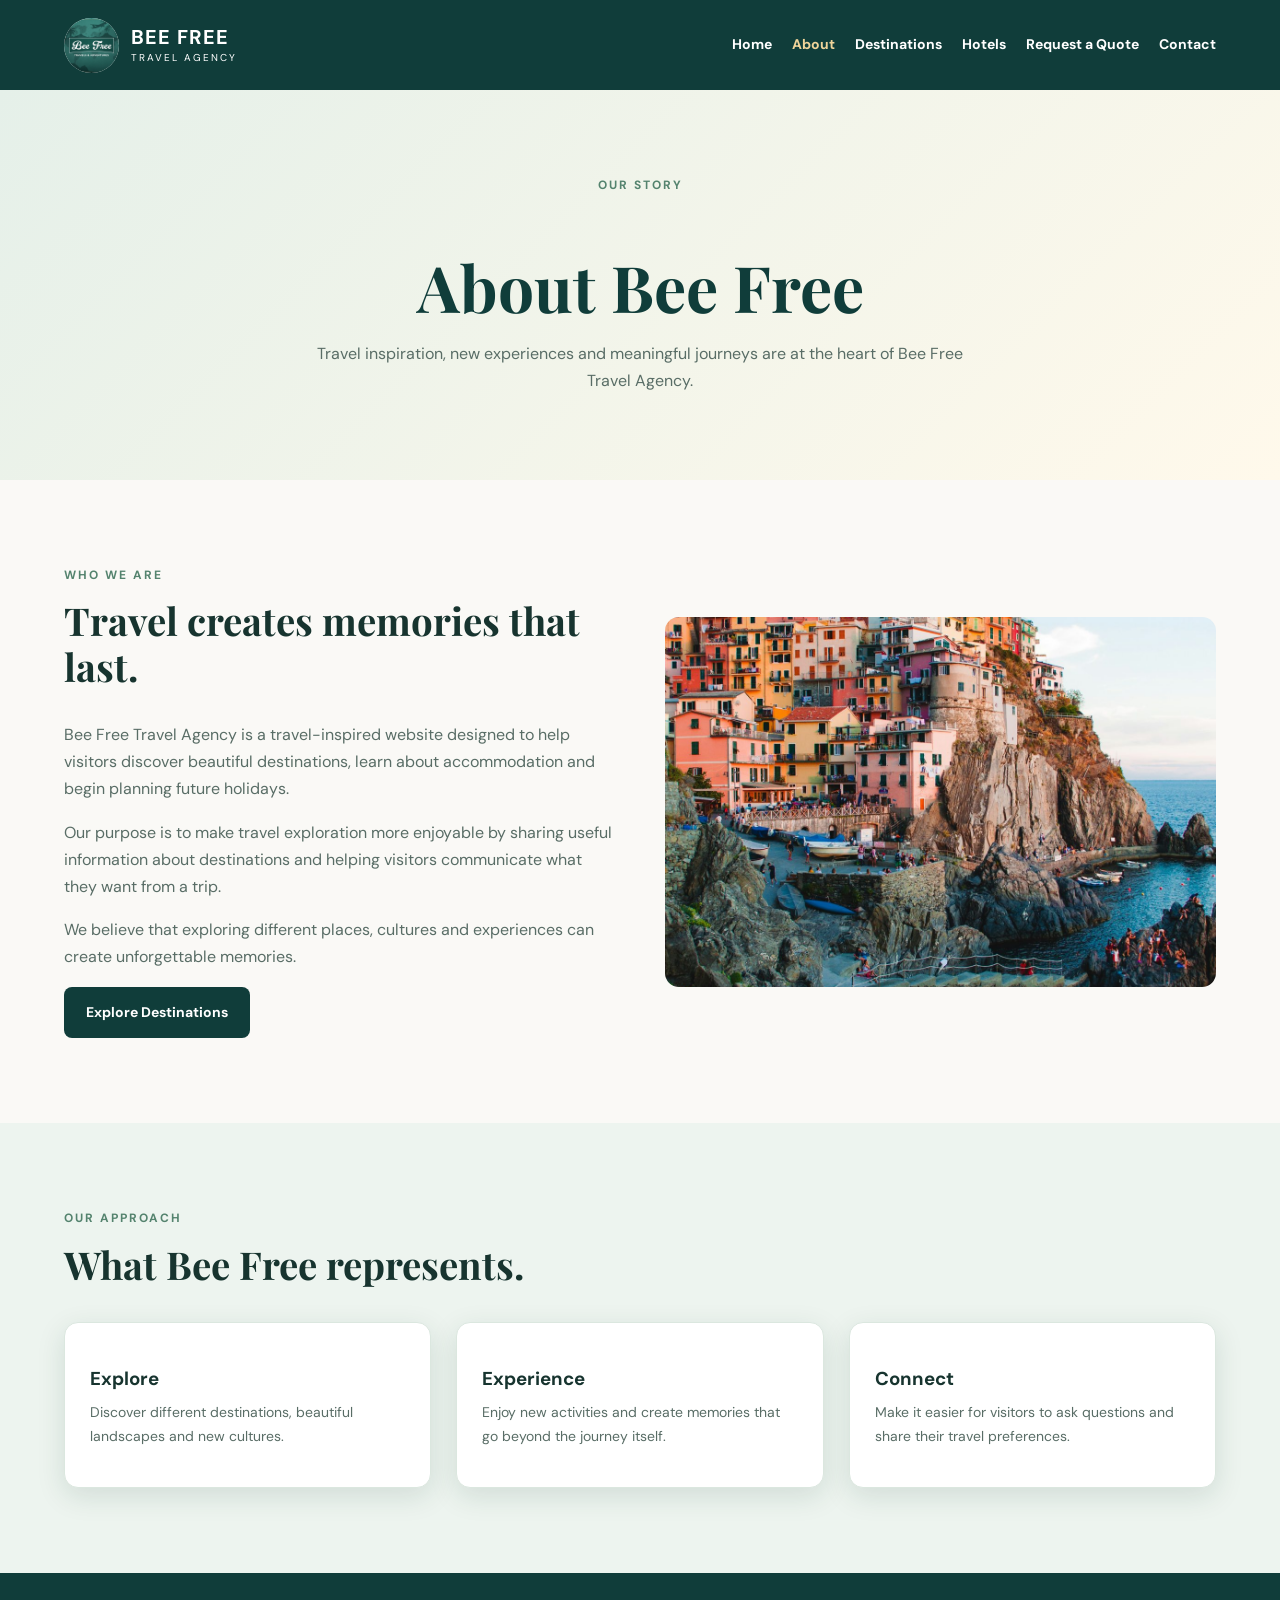
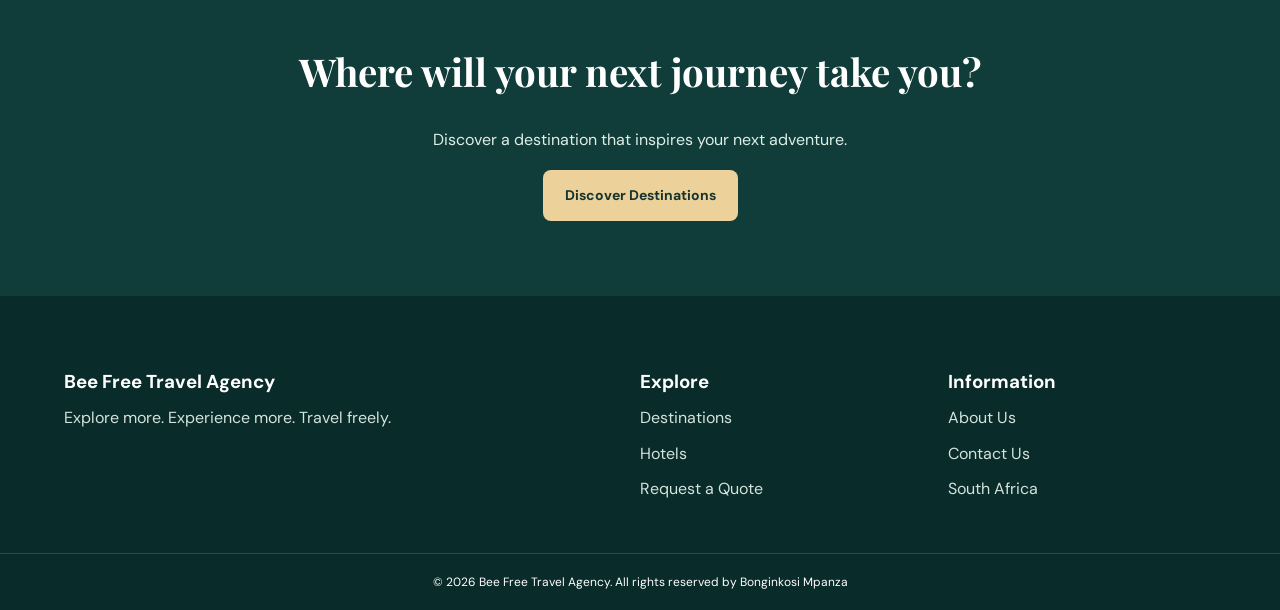
<file: CODE_STRUCTURE/hotel.html>
<!doctype html>
<html lang="en">
  <head>
    <!--
      I added the basic page settings to make sure the website displays
      correctly on different devices. I also included a page title and
      description to help search engines understand what this page is about.
    -->
    <meta charset="UTF-8" />
    <meta name="viewport" content="width=device-width, initial-scale=1.0" />
    <title>About Us | Bee Free Travel Agency</title>
    <meta
      name="description"
      content="Learn about Bee Free Travel Agency, our travel inspiration and our approach to exploring the world."
    />

    <!--
      I linked the same CSS and JavaScript files used by the other pages.
      This helps me keep the design consistent and means I don't have
      to write separate styling or navigation code for every page.
    -->
    <link rel="stylesheet" href="../CSS_STYLE/STYLES.css" />
    <script src="../CSS_STYLE/JS_main.js" defer></script>
  </head>

  <body>
    <a class="skip-link" href="#mainContent">Skip to content</a>

    <!--  HEADER AND NAVIGATION -->
    <!--
      I kept the navigation layout the same across the website so that
      visitors can easily move between pages. I also included a menu
      button for smaller screens, which works with my JavaScript file.
      The current page is marked so visitors know where they are.
    -->
    <header class="site-header">
      <div class="wrap header-inner">
        <a class="brand" href="Home.html">
          <img
            src="IMAGES/BEE_FREE_LOGO.jpeg"
            alt="Bee Free Travel Agency logo"
          />
          <span><strong>BEE FREE</strong><small>TRAVEL AGENCY</small></span>
        </a>

        <button
          id="menuButton"
          class="menu-toggle"
          type="button"
          aria-controls="mainNav"
          aria-expanded="false"
        >
          ☰ Menu
        </button>

        <nav id="mainNav" class="nav" aria-label="Main navigation">
          <a href="Home.html">Home</a>
          <a href="about.html" aria-current="page">About</a>
          <a href="DESTINATION.html">Destinations</a>
          <a href="hotel.html">Hotels</a>
          <a href="REQUEST_QUOTE.html">Request a Quote</a>
          <a href="contact.html">Contact</a>
        </nav>
      </div>
    </header>

    <main id="mainContent">
      <!--  ABOUT PAGE INTRODUCTION  -->
      <!--
        I wanted the About page to have a clear introduction before going
        into more detail about the travel agency. This section gives
        visitors a quick idea of what Bee Free represents and what
        they can expect to learn about on this page.
      -->
      <section class="subhero">
        <div class="wrap">
          <p class="eyebrow">OUR STORY</p>
          <h1>About Bee Free</h1>
          <p>
            Travel inspiration, new experiences and meaningful journeys are at
            the heart of Bee Free Travel Agency.
          </p>
        </div>
      </section>

      <!-- WHO WE ARE-->
      <!--
        This section explains the purpose behind Bee Free Travel Agency.
        I used a two-column layout because I wanted visitors to read
        about the business while also seeing a travel-related image.
        The layout also adjusts on smaller screens through my CSS.
      -->
      <section class="section wrap split">
        <div>
          <p class="eyebrow">WHO WE ARE</p>
          <h2>Travel creates memories that last.</h2>
          <p>
            Bee Free Travel Agency is a travel-inspired website designed to help
            visitors discover beautiful destinations, learn about accommodation
            and begin planning future holidays.
          </p>
          <p>
            Our purpose is to make travel exploration more enjoyable by sharing
            useful information about destinations and helping visitors
            communicate what they want from a trip.
          </p>
          <p>
            We believe that exploring different places, cultures and experiences
            can create unforgettable memories.
          </p>
          <a class="btn btn-green" href="DESTINATION.html"
            >Explore Destinations</a
          >
        </div>
        <img
          class="feature-photo"
          src="IMAGES/Home2.jpg"
          alt="Travel scenery representing exploration"
          loading="lazy"
        />
      </section>

      <!-- OUR VALUES  -->
      <!--
        I decided to separate the main values of Bee Free into three cards.
        This makes the information easier to understand instead of putting
        everything into one long paragraph. Each card focuses on something
        important to the type of travel experience the agency promotes.
      -->
      <section class="section soft">
        <div class="wrap">
          <div class="section-title">
            <p class="eyebrow">OUR APPROACH</p>
            <h2>What Bee Free represents.</h2>
          </div>
          <div class="cards">
            <article class="card">
              <div class="card-body">
                <h3>Explore</h3>
                <p>
                  Discover different destinations, beautiful landscapes and new
                  cultures.
                </p>
              </div>
            </article>
            <article class="card">
              <div class="card-body">
                <h3>Experience</h3>
                <p>
                  Enjoy new activities and create memories that go beyond the
                  journey itself.
                </p>
              </div>
            </article>
            <article class="card">
              <div class="card-body">
                <h3>Connect</h3>
                <p>
                  Make it easier for visitors to ask questions and share their
                  travel preferences.
                </p>
              </div>
            </article>
          </div>
        </div>
      </section>

      <!-- EXPLORE DESTINATIONS -->
      <!--
        After visitors have learned about the travel agency, I wanted
        to give them a clear next step. This button takes them to the
        Destinations page, where they can explore the available places
        and read more about each destination.
      -->
      <section class="cta">
        <div class="wrap">
          <h2>Where will your next journey take you?</h2>
          <p>Discover a destination that inspires your next adventure.</p>
          <a class="btn btn-gold" href="DESTINATION.html"
            >Discover Destinations</a
          >
        </div>
      </section>
    </main>

    <!-- FOOTER  -->
    <!--
      I reused the same footer structure throughout the website to
      keep the pages consistent. It includes links to the main
      sections so visitors can still navigate the website after
      reaching the bottom of a page.
    -->
    <footer class="site-footer">
      <div class="wrap foot-grid">
        <div>
          <h3>Bee Free Travel Agency</h3>
          <p>Explore more. Experience more. Travel freely.</p>
        </div>
        <div>
          <h3>Explore</h3>
          <a href="DESTINATION.html">Destinations</a
          ><a href="hotel.html">Hotels</a
          ><a href="REQUEST_QUOTE.html">Request a Quote</a>
        </div>
        <div>
          <h3>Information</h3>
          <a href="about.html">About Us</a><a href="contact.html">Contact Us</a>
          <p>South Africa</p>
        </div>
      </div>
      <div class="copyright">
        © 2026 Bee Free Travel Agency. All rights reserved by Bonginkosi Mpanza
      </div>
    </footer>
  </body>
</html>
</file>
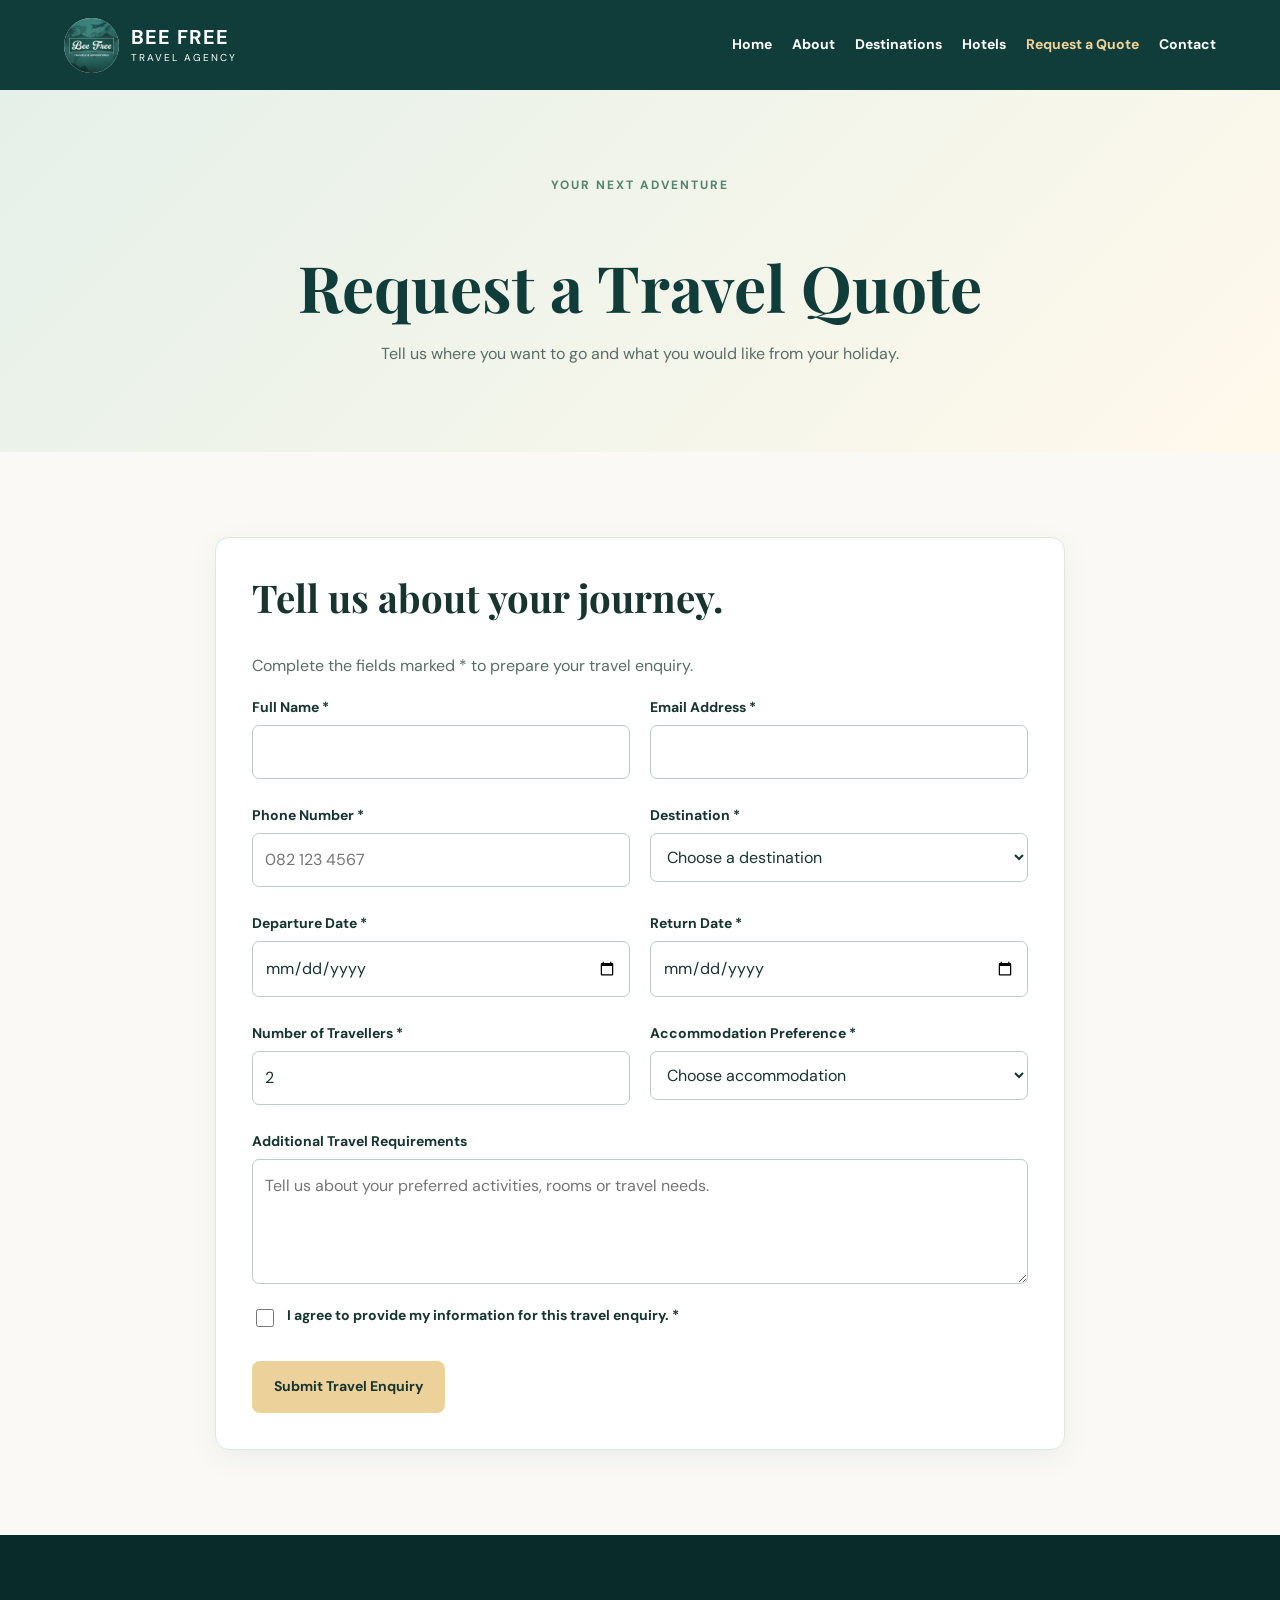
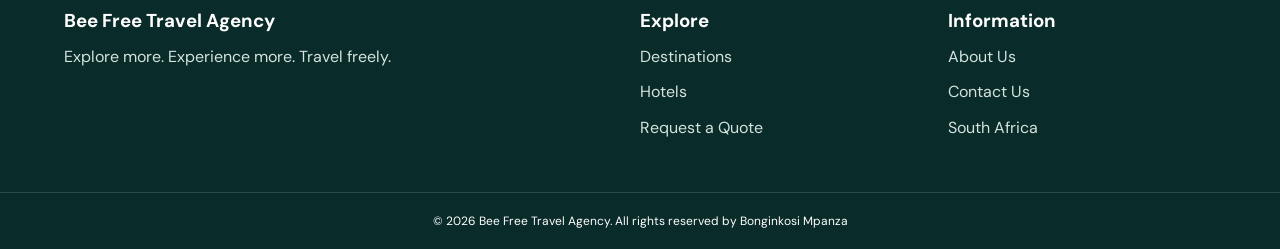
<file: CODE_STRUCTURE/REQUEST_QUOTE.html>
<!doctype html>
<html lang="en">
  <head>
    <!-- I included these settings to make sure the page displays correctly
         on different devices. The description also helps search engines
         understand what visitors can do on this page. -->
    <meta charset="UTF-8" />
    <meta name="viewport" content="width=device-width, initial-scale=1.0" />
    <title>Request a Travel Quote | Bee Free Travel Agency</title>
    <meta
      name="description"
      content="Send a travel enquiry to Bee Free Travel Agency with your destination, travel dates, number of travellers and accommodation preferences."
    />

    <!-- I connected the shared CSS and JavaScript files so this page
         follows the same design as the rest of my website. The JavaScript
         also handles the form validation and interactive features. -->
    <link rel="stylesheet" href="../CSS_STYLE/STYLES.css" />
    <script src="../CSS_STYLE/JS_main.js" defer></script>
  </head>

  <body>
    <a class="skip-link" href="#mainContent">Skip to content</a>

    <!-- I kept the navigation consistent with my other pages so visitors
         can move around the website easily. I also included a menu button
         that can be used when the website is viewed on smaller screens. -->
    <header class="site-header">
      <div class="wrap header-inner">
        <a class="brand" href="Home.html">
          <img
            src="IMAGES/BEE_FREE_LOGO.jpeg"
            alt="Bee Free Travel Agency logo"
          />
          <span><strong>BEE FREE</strong><small>TRAVEL AGENCY</small></span>
        </a>

        <button
          id="menuButton"
          class="menu-toggle"
          type="button"
          aria-controls="mainNav"
          aria-expanded="false"
        >
          ☰ Menu
        </button>

        <nav id="mainNav" class="nav" aria-label="Main navigation">
          <a href="Home.html">Home</a>
          <a href="about.html">About</a>
          <a href="DESTINATION.html">Destinations</a>
          <a href="hotel.html">Hotels</a>
          <a href="REQUEST_QUOTE.html" aria-current="page">Request a Quote</a>
          <a href="contact.html">Contact</a>
        </nav>
      </div>
    </header>

    <main id="mainContent">
      <!-- I added this introduction to let visitors know what the page
           is for before they complete the form. The idea is to make
           the travel enquiry process feel simple and welcoming. -->
      <section class="subhero">
        <div class="wrap">
          <p class="eyebrow">YOUR NEXT ADVENTURE</p>
          <h1>Request a Travel Quote</h1>
          <p>
            Tell us where you want to go and what you would like from your
            holiday.
          </p>
        </div>
      </section>

      <!-- I created this form to collect the important information needed
           for a travel enquiry, including the visitor's contact details,
           destination, travel dates and accommodation preferences. -->
      <section class="section wrap">
        <div class="form-panel narrow">
          <h2>Tell us about your journey.</h2>
          <p>Complete the fields marked * to prepare your travel enquiry.</p>

          <!-- I connected the form to a submission service instead of
               building my own backend. The example email address must
               be replaced with a real verified address before enquiries
               can actually be received. -->
          <form
            id="quoteForm"
            action="https://formsubmit.co/ajax/ST10503795@myemeris.edu.za"
            method="post"
            novalidate
          >
            <input
              type="hidden"
              name="_subject"
              value="Bee Free Travel Enquiry"
            />

            <!-- I grouped the fields together to make the form easier to
                 complete. Required fields also have their own error
                 message areas so visitors can see what needs correcting. -->
            <div class="fields">
              <div class="field">
                <label for="quoteName">Full Name *</label>
                <input
                  id="quoteName"
                  name="name"
                  type="text"
                  minlength="2"
                  maxlength="80"
                  autocomplete="name"
                  required
                />
                <small id="quoteNameError" class="err"></small>
              </div>

              <div class="field">
                <label for="quoteEmail">Email Address *</label>
                <input
                  id="quoteEmail"
                  name="email"
                  type="email"
                  autocomplete="email"
                  required
                />
                <small id="quoteEmailError" class="err"></small>
              </div>

              <div class="field">
                <label for="quotePhone">Phone Number *</label>
                <input
                  id="quotePhone"
                  name="phone"
                  type="tel"
                  pattern="[+0-9 ()-]{9,20}"
                  maxlength="20"
                  placeholder="082 123 4567"
                  required
                />
                <small id="quotePhoneError" class="err"></small>
              </div>

              <div class="field">
                <label for="quoteDestination">Destination *</label>
                <select id="quoteDestination" name="destination" required>
                  <option value="">Choose a destination</option>
                  <option value="Paris">Paris, France</option>
                  <option value="Dubai">Dubai, UAE</option>
                  <option value="Zanzibar">Zanzibar, Tanzania</option>
                  <option value="Other">Other destination</option>
                </select>
                <small id="quoteDestinationError" class="err"></small>
              </div>

              <!-- I included an additional destination field because
                   visitors might want to travel somewhere that is not
                   listed in the dropdown. It stays hidden until needed
                   so the form does not look unnecessarily complicated. -->
              <div id="otherBox" class="field wide" hidden>
                <label for="quoteOther">Name Your Destination *</label>
                <input
                  id="quoteOther"
                  name="otherDestination"
                  type="text"
                  minlength="2"
                  maxlength="80"
                  placeholder="Enter a city or country"
                />
                <small id="quoteOtherError" class="err"></small>
              </div>

              <!-- I used date inputs for the departure and return dates.
                   This makes it easier for visitors to choose their
                   travel dates, while JavaScript can check whether
                   the selected dates make sense. -->
              <div class="field">
                <label for="quoteDepart">Departure Date *</label>
                <input
                  id="quoteDepart"
                  name="departureDate"
                  type="date"
                  required
                />
                <small id="quoteDepartError" class="err"></small>
              </div>

              <div class="field">
                <label for="quoteReturn">Return Date *</label>
                <input
                  id="quoteReturn"
                  name="returnDate"
                  type="date"
                  required
                />
                <small id="quoteReturnError" class="err"></small>
              </div>

              <!-- I included the number of travellers and accommodation
                   preference because these details are important when
                   understanding the type of holiday someone wants. -->
              <div class="field">
                <label for="quoteTravellers">Number of Travellers *</label>
                <input
                  id="quoteTravellers"
                  name="travellers"
                  type="number"
                  min="1"
                  max="20"
                  step="1"
                  value="2"
                  required
                />
                <small id="quoteTravellersError" class="err"></small>
              </div>

              <div class="field">
                <label for="quoteStay">Accommodation Preference *</label>
                <select id="quoteStay" name="accommodation" required>
                  <option value="">Choose accommodation</option>
                  <option value="Hotel">Hotel</option>
                  <option value="Resort">Resort</option>
                  <option value="No preference">No preference</option>
                </select>
                <small id="quoteStayError" class="err"></small>
              </div>

              <!-- I added this optional text area because not every
                   travel preference can be covered by a dropdown.
                   Visitors can explain any special requirements
                   or activities they would like included in their trip. -->
              <div class="field wide">
                <label for="quoteNotes">Additional Travel Requirements</label>
                <textarea
                  id="quoteNotes"
                  name="requirements"
                  maxlength="1000"
                  placeholder="Tell us about your preferred activities, rooms or travel needs."
                ></textarea>
              </div>

              <!-- I included a consent checkbox so visitors have to
                   agree to share their information for the enquiry.
                   This also prevents the form from being submitted
                   without the required agreement. -->
              <div class="field wide">
                <label class="checkbox-line" for="quoteConsent">
                  <input
                    id="quoteConsent"
                    name="consent"
                    type="checkbox"
                    value="Yes"
                    required
                  />
                  <span
                    >I agree to provide my information for this travel enquiry.
                    *</span
                  >
                </label>
                <small id="quoteConsentError" class="err"></small>
              </div>
            </div>

            <!-- I placed the submit button after all the fields so
                 visitors can review their information before sending it. -->
            <button class="btn btn-gold" type="submit">
              Submit Travel Enquiry
            </button>

            <!-- I added a feedback area so the website can tell visitors
                 if there is a problem with their information or provide
                 an update about the form submission. -->
            <p
              id="quoteStatus"
              class="feedback"
              role="status"
              aria-live="polite"
              hidden
            ></p>
          </form>

          <!-- I created an enquiry summary that can display the information
               provided by the visitor after validation. I also made it
               clear that submitting an enquiry does not automatically
               confirm a booking, price or availability. -->
          <div id="quoteSummary" class="summary" hidden>
            <h3>Your Travel Enquiry Summary</h3>
            <p id="summaryText"></p>
            <p>Prices and availability are not confirmed by this form.</p>
          </div>
        </div>
      </section>
    </main>

    <!-- I used the same footer design as the other pages to keep the
         website consistent. It also gives visitors quick access to
         important pages after they reach the bottom of the form. -->
    <footer class="site-footer">
      <div class="wrap foot-grid">
        <div>
          <h3>Bee Free Travel Agency</h3>
          <p>Explore more. Experience more. Travel freely.</p>
        </div>
        <div>
          <h3>Explore</h3>
          <a href="DESTINATION.html">Destinations</a
          ><a href="hotel.html">Hotels</a
          ><a href="REQUEST_QUOTE.html">Request a Quote</a>
        </div>
        <div>
          <h3>Information</h3>
          <a href="about.html">About Us</a><a href="contact.html">Contact Us</a>
          <p>South Africa</p>
        </div>
      </div>
      <div class="copyright">
        © 2026 Bee Free Travel Agency. All rights reserved by Bonginkosi Mpanza
      </div>
    </footer>
  </body>
</html>
</file>
<file: CSS_STYLE/STYLES.css>
/* SECTION 1: GENERAL STYLING - I set up the main appearance of my website. */
@import url('https://fonts.googleapis.com/css2?family=DM+Sans:wght@400;500;600;700&family=Playfair+Display:wght@500;600;700&display=swap'); /* I use Google Fonts for readable text and elegant headings. */
* { box-sizing: border-box; } /* I include padding inside element widths to make layouts easier. */
html { scroll-behavior: smooth; } /* I make movement between page sections feel smoother. */
body { margin: 0; font-family: 'DM Sans', Arial, sans-serif; background: #faf9f6; color: #17342f; line-height: 1.7; } /* I give every page the same background and font. */
h1, h2 { font-family: 'Playfair Display', Georgia, serif; line-height: 1.2; } /* I use a more elegant font for the main headings. */
h1 { font-size: clamp(2.6rem, 5vw, 4.8rem); } /* I make the main title resize on different devices. */
h2 { font-size: clamp(1.9rem, 3vw, 2.8rem); margin-top: 0; } /* I keep section headings large but responsive. */
h3 { margin-bottom: 10px; line-height: 1.3; } /* I keep smaller headings close to their descriptions. */
p { color: #596d66; margin-top: 0; } /* I use a softer colour for normal paragraphs. */
a { text-decoration: none; color: inherit; } /* I remove default underlines so I can style links consistently. */
img { display: block; max-width: 100%; } /* I stop images from becoming wider than their containers. */
button, input, select, textarea { font: inherit; } /* I make form elements use the same font as the website. */
button { cursor: pointer; } /* I show visitors that buttons are interactive. */
[hidden] { display: none !important; } /* I ensure that hidden information remains hidden until JavaScript opens it. */
.wrap { width: 90%; max-width: 1160px; margin: auto; } /* I keep page content centred with a maximum width. */
.section { padding: 85px 0; } /* I give important sections consistent vertical spacing. */
.soft { background: #edf4ef; } /* I use light green for alternating background sections. */
.center { text-align: center; } /* I use this class when content needs to be centred. */
.eyebrow { font-size: 12px; color: #54836e; letter-spacing: 2px; font-weight: 700; text-transform: uppercase; } /* I use small headings to introduce each section. */
.section-title { max-width: 680px; margin-bottom: 35px; } /* I keep section introductions at a comfortable reading width. */
.skip-link { position: absolute; top: -100px; left: 10px; background: white; padding: 12px; z-index: 2000; } /* I add a keyboard shortcut to skip the navigation. */
.skip-link:focus { top: 10px; } /* I show the shortcut when a keyboard user selects it. */
:focus-visible { outline: 3px solid #d6ac59; outline-offset: 3px; } /* I make keyboard focus easy to see. */

/* SECTION 2: HEADER - I use the same navigation design on all pages. */
.site-header { background: #103d3a; position: relative; z-index: 1000; } /* I use my brand green for the header. */
.header-inner { min-height: 90px; display: flex; align-items: center; justify-content: space-between; gap: 20px; } /* I position the logo and navigation beside each other. */
.brand { display: flex; align-items: center; gap: 12px; color: white; } /* I group the logo and business name together. */
.brand img { width: 55px; height: 55px; object-fit: contain; border-radius: 50%; background: white; } /* I keep the logo visible without stretching it. */
.brand strong { display: block; letter-spacing: 1px; font-size: 20px; line-height: 1.2; } /* I make the agency name prominent. */
.brand small { display: block; letter-spacing: 2px; font-size: 10px; } /* I place the smaller tagline underneath the name. */
.nav { display: flex; align-items: center; gap: 20px; } /* I arrange navigation links horizontally on desktop. */
.nav a { color: white; font-size: 14px; font-weight: 700; } /* I keep navigation links readable on the dark header. */
.nav a:hover, .nav a[aria-current="page"] { color: #f0d49a; } /* I highlight the current page and hovered links. */
.menu-toggle { display: none; color: white; background: transparent; border: 1px solid white; border-radius: 7px; padding: 8px 12px; } /* I hide the mobile menu button on larger screens. */

/* SECTION 3: BUTTONS - I give interactive actions a consistent design. */
.btn { display: inline-block; border: 2px solid transparent; border-radius: 8px; padding: 12px 20px; font-size: 14px; font-weight: 700; text-align: center; } /* I create one basic button style for reuse. */
.btn:hover { filter: brightness(1.07); transform: translateY(-1px); } /* I show a subtle visual change when a visitor hovers. */
.btn-gold { background: #ecd29a; color: #17342f; } /* I use gold for important calls to action. */
.btn-green { background: #103d3a; color: white; } /* I use green for Explore More and similar buttons. */
.btn-outline { border-color: white; color: white; background: transparent; } /* I create a transparent button for the hero banner. */
.btn-outline:hover { background: white; color: #103d3a; } /* I invert the outline button colours when hovered. */
.text-link { color: #15584b; font-weight: 700; } /* I use a strong green colour for secondary links. */
.text-link:hover { text-decoration: underline; } /* I underline text links on hover. */

/* SECTION 4: HOME PAGE - I style the main travel banner. */
.hero { min-height: 610px; display: flex; align-items: center; background: linear-gradient(90deg, rgba(5,35,32,.87), rgba(5,35,32,.20)), url('../CODE_STRUCTURE/IMAGES/Home.jpg') center/cover; } /* I use the original Home.jpg image with a dark overlay for readable text. */
.hero-content { padding: 90px 0 120px; } /* I give the banner text breathing room. */
.hero h1 { color: white; max-width: 700px; margin-bottom: 20px; } /* I make the main headline large and clear. */
.hero h1 em { color: #ecd29a; } /* I highlight part of the heading with gold. */
.hero p { color: #f0f5f0; max-width: 540px; } /* I keep the banner description readable. */
.hero .eyebrow { color: #ecd29a; } /* I make the small hero label match the accent colour. */
.hero-actions { display: flex; flex-wrap: wrap; gap: 12px; margin-top: 25px; } /* I place the hero buttons beside each other. */
.booking-wrap { position: relative; margin-top: -50px; z-index: 3; } /* I overlap the trip selector over the bottom of the banner. */
.booking-form { background: white; padding: 27px; border-radius: 14px; box-shadow: 0 15px 40px #00000020; display: grid; grid-template-columns: 1.5fr 1fr .7fr auto; align-items: end; gap: 18px; } /* I use CSS Grid to align the travel fields. */
.booking-form .field { margin-bottom: 0; } /* I remove extra spacing inside the small search form. */
.split { display: grid; grid-template-columns: 1fr 1fr; gap: 50px; align-items: center; } /* I use two columns for images and descriptive text. */
.feature-photo { width: 100%; height: 370px; object-fit: cover; border-radius: 14px; } /* I keep feature images large and neatly cropped. */

/* SECTION 5: DESTINATIONS AND HOTELS - I style the cards. */
.cards { display: grid; grid-template-columns: repeat(3, 1fr); gap: 25px; } /* I show three destination cards in a row on desktop. */
.cards.two { grid-template-columns: repeat(2, 1fr); } /* I show two larger cards for accommodation. */
.card { background: white; border: 1px solid #dbe7df; border-radius: 14px; overflow: hidden; box-shadow: 0 8px 28px #123c3020; } /* I create clean white cards with soft shadows. */
.card:hover { transform: translateY(-3px); } /* I give the cards a slight lifting effect. */
.card > img, .photo-button img { width: 100%; height: 245px; object-fit: cover; } /* I give the card photographs equal sizes. */
.card-body { padding: 25px; } /* I add spacing between the card edges and text. */
.card-body p { font-size: 14px; } /* I keep the card descriptions compact. */
.tag { color: #54836e; font-size: 11px; font-weight: 700; letter-spacing: 2px; } /* I label destinations by region or type. */
.actions { display: flex; flex-wrap: wrap; gap: 10px; margin-top: 20px; } /* I place Explore More and Request a Quote together. */
.actions .btn { flex: 1 1 120px; } /* I allow buttons to share space evenly. */
.photo-button { padding: 0; border: 0; background: none; display: block; width: 100%; } /* I turn photographs into clickable gallery controls. */
.subhero { background: linear-gradient(135deg, #e5f0e9, #fff9eb); padding: 85px 0; text-align: center; } /* I use a soft background for inner-page headings. */
.subhero h1 { color: #103d3a; margin-bottom: 15px; } /* I give inner-page titles the agency's green colour. */
.subhero p { max-width: 650px; margin: auto; } /* I keep the introductions centred. */

/* SECTION 6: EXPLORE MORE - I style the expanded destination and hotel information. */
.details { background: white; padding: 35px; border: 1px solid #dbe7df; border-radius: 14px; margin-top: 30px; scroll-margin-top: 25px; } /* I show detailed travel information in a separate panel. */
.details-header { display: flex; justify-content: space-between; gap: 20px; align-items: flex-start; border-bottom: 1px solid #dbe7df; margin-bottom: 25px; padding-bottom: 20px; } /* I position the title beside its Close button. */
.details-header h2 { color: #103d3a; margin-bottom: 0; } /* I match the information title to the brand colour. */
.details-grid { display: grid; grid-template-columns: 1fr 1.2fr; gap: 30px; align-items: start; } /* I put the large image beside the detailed description. */
.details-grid img { width: 100%; height: 340px; object-fit: cover; border-radius: 12px; } /* I keep detail photographs large and consistent. */
.details h3 { color: #103d3a; } /* I distinguish detailed-section headings from regular text. */
.details ul { padding-left: 22px; color: #596d66; } /* I indent lists of attractions and amenities. */
.details li { margin-bottom: 8px; } /* I space list items so they are easier to read. */
.details-footer { border-top: 1px solid #dbe7df; margin-top: 25px; padding-top: 25px; } /* I separate the practical information from the introduction. */
.close-details { background: #edf4ef; border: 1px solid #dbe7df; border-radius: 7px; padding: 9px 13px; color: #103d3a; font-weight: 700; } /* I make the Close button easy to recognise. */

/* SECTION 7: SEARCH, MAP, GALLERY AND FAQ - I style interactive destination features. */
.filters { display: grid; grid-template-columns: 2fr 1fr 1fr; gap: 16px; padding: 23px; background: white; border-radius: 12px; border: 1px solid #dbe7df; margin-bottom: 20px; } /* I arrange search and filtering controls together. */
.filters .field { margin-bottom: 0; } /* I keep the search bar from becoming unnecessarily tall. */
.result-count { font-size: 14px; margin-bottom: 20px; } /* I show how many destinations match the visitor's search. */
.empty { padding: 22px; text-align: center; background: white; border-radius: 10px; } /* I display a friendly message when there are no results. */
.map { width: 100%; height: 400px; border-radius: 12px; border: 1px solid #dbe7df; z-index: 1; } /* I give the Leaflet map a fixed visible height. */
.lightbox { border: none; border-radius: 12px; padding: 18px; width: min(850px, 92vw); max-height: 90vh; margin: auto; } /* I style the enlarged photo dialog. */
.lightbox::backdrop { background: #000000dc; } /* I dim the website while the gallery is open. */
.lightbox img { width: 100%; max-height: 70vh; object-fit: contain; } /* I fit enlarged images inside the screen without cutting them off. */
.lightbox p { text-align: center; margin-bottom: 0; } /* I centre the photograph caption. */
.faq details { background: white; padding: 19px; margin-bottom: 10px; border: 1px solid #dbe7df; border-radius: 8px; } /* I style questions as expandable sections. */
.faq summary { cursor: pointer; font-weight: 700; } /* I show that visitors can click a question. */

/* SECTION 8: QUOTE AND CONTACT - I style both forms consistently. */
.form-panel { background: white; border: 1px solid #dbe7df; border-radius: 14px; padding: 36px; box-shadow: 0 8px 30px #103d3a10; } /* I put forms inside clear white containers. */
.form-panel.narrow { max-width: 850px; margin: auto; } /* I limit the width of the travel enquiry form. */
.fields { display: grid; grid-template-columns: 1fr 1fr; gap: 0 20px; } /* I create two form columns on desktop screens. */
.field { display: flex; flex-direction: column; margin-bottom: 20px; } /* I put each form label above its input. */
.field label { font-size: 14px; font-weight: 700; margin-bottom: 6px; } /* I make form labels clear and readable. */
.field input, .field select, .field textarea { width: 100%; border: 1px solid #bbccc3; border-radius: 7px; padding: 12px; background: white; min-height: 47px; color: #17342f; } /* I give inputs consistent spacing and borders. */
.field textarea { min-height: 125px; resize: vertical; } /* I allow visitors to write longer messages. */
.field.wide { grid-column: 1 / -1; } /* I let longer input fields take both columns. */
.checkbox-line { display: flex; gap: 10px; align-items: flex-start; } /* I keep the consent checkbox beside its explanation. */
.checkbox-line input { width: 18px; height: 18px; min-height: 18px; margin-top: 5px; } /* I keep checkboxes small rather than full width. */
.err { color: #ae2828; font-size: 12px; margin-top: 5px; } /* I display errors underneath incorrect fields. */
[aria-invalid="true"] { border-color: #ae2828 !important; } /* I highlight invalid inputs in red. */
.feedback { padding: 12px 16px; border-radius: 8px; margin-top: 20px; } /* I style form feedback messages. */
.feedback.success { background: #e3f4e7; color: #16572c; } /* I show accepted submissions in green. */
.feedback.failure { background: #fce7e7; color: #9b2626; } /* I show submission errors in red. */
.feedback.info { background: #e9f0f9; color: #23516c; } /* I show configuration information in blue. */
.summary { background: #edf4ef; padding: 23px; border-radius: 10px; margin-top: 20px; } /* I display a travel enquiry summary after validation. */
.summary p { white-space: pre-line; } /* I preserve the line breaks in the travel summary. */
.contact-cols { display: grid; grid-template-columns: .85fr 1.15fr; gap: 35px; align-items: start; } /* I put contact information beside the contact form. */
.info-card { background: white; border: 1px solid #dbe7df; border-radius: 10px; padding: 23px; margin-bottom: 20px; } /* I separate helpful contact details into cards. */

/* SECTION 9: FOOTER - I use the same footer on every page. */
.cta { background: #103d3a; padding: 75px 20px; text-align: center; } /* I create a final section encouraging travel enquiries. */
.cta h2 { color: white; } /* I use white headings on the dark green background. */
.cta p { color: #e0eee6; } /* I keep CTA descriptions readable. */
.site-footer { background: #092b29; color: white; padding-top: 55px; } /* I use a darker green to separate the footer. */
.foot-grid { display: grid; grid-template-columns: 2fr 1fr 1fr; gap: 40px; padding-bottom: 35px; } /* I organise the footer into three groups. */
.site-footer p, .site-footer a { color: #d4e3dc; } /* I make footer text visible on the dark background. */
.site-footer a { display: block; margin-bottom: 8px; } /* I place footer links on separate lines. */
.site-footer a:hover { color: #ecd29a; } /* I highlight footer links when hovered. */
.copyright { border-top: 1px solid #ffffff25; padding: 18px; text-align: center; font-size: 12px; } /* I place copyright information below the main footer. */

/* SECTION 10: RESPONSIVENESS - I adjust the website for tablets. */
@media (max-width: 960px) { /* I apply these changes when screens become narrower than 960 pixels. */
    .menu-toggle { display: block; } /* I show the mobile navigation button. */
    .nav { display: none; position: absolute; top: 100%; left: 0; right: 0; background: #092b29; padding: 20px 5%; flex-direction: column; align-items: stretch; } /* I hide the menu links until opened. */
    .nav.open { display: flex; } /* I display the menu links when JavaScript adds the open class. */
    .cards { grid-template-columns: repeat(2, 1fr); } /* I reduce the cards to two columns on tablets. */
    .booking-form, .filters { grid-template-columns: repeat(2, 1fr); } /* I let search fields wrap into two columns. */
} /* I close my tablet media query. */

/* SECTION 11: MOBILE VIEW - I keep pages readable on phones. */
@media (max-width: 680px) { /* I apply these changes to smaller mobile screens. */
    .section { padding: 55px 0; } /* I reduce large gaps on small screens. */
    .hero { min-height: 540px; } /* I keep the Home banner appropriately sized. */
    .hero-content { padding: 65px 0 105px; } /* I make space around the Home heading. */
    .hero h1 { font-size: 46px; } /* I reduce the hero heading to fit a phone. */
    .cards, .cards.two, .booking-form, .filters, .split, .details-grid, .fields, .contact-cols, .foot-grid { grid-template-columns: 1fr; } /* I change multi-column layouts into single columns. */
    .details, .form-panel { padding: 22px; } /* I prevent large panels from taking too much mobile space. */
    .details-header { flex-direction: column; } /* I place Close below the heading when space is limited. */
    .feature-photo, .details-grid img { height: 250px; } /* I reduce photo heights on phones. */
    .map { height: 320px; } /* I keep the interactive map usable on mobile. */
    .field.wide { grid-column: auto; } /* I let full-width form fields fit the single column. */
} /* I close my mobile media query. */

/* SECTION 12: ACCESSIBILITY - I respect reduced-motion preferences. */
@media (prefers-reduced-motion: reduce) { html { scroll-behavior: auto; } } /* I avoid smooth movement when the visitor prefers reduced motion. */
</file>
